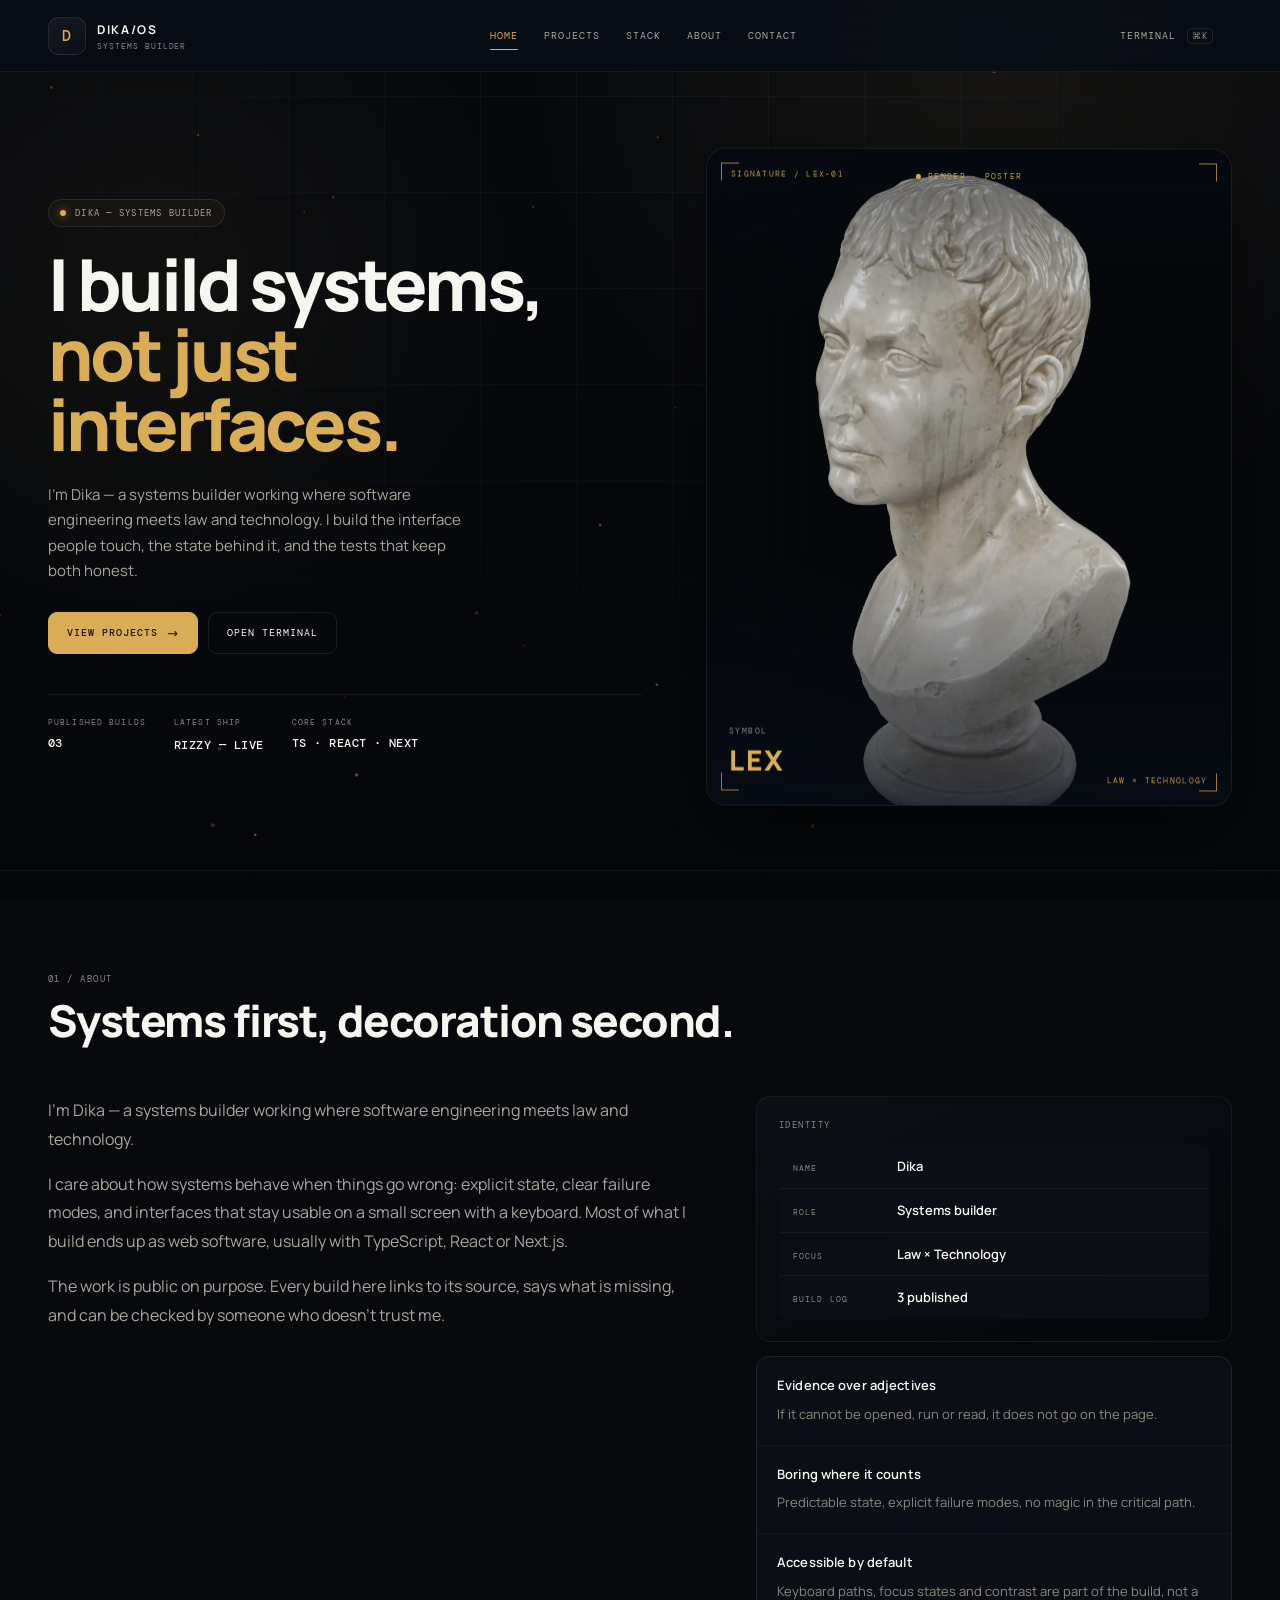
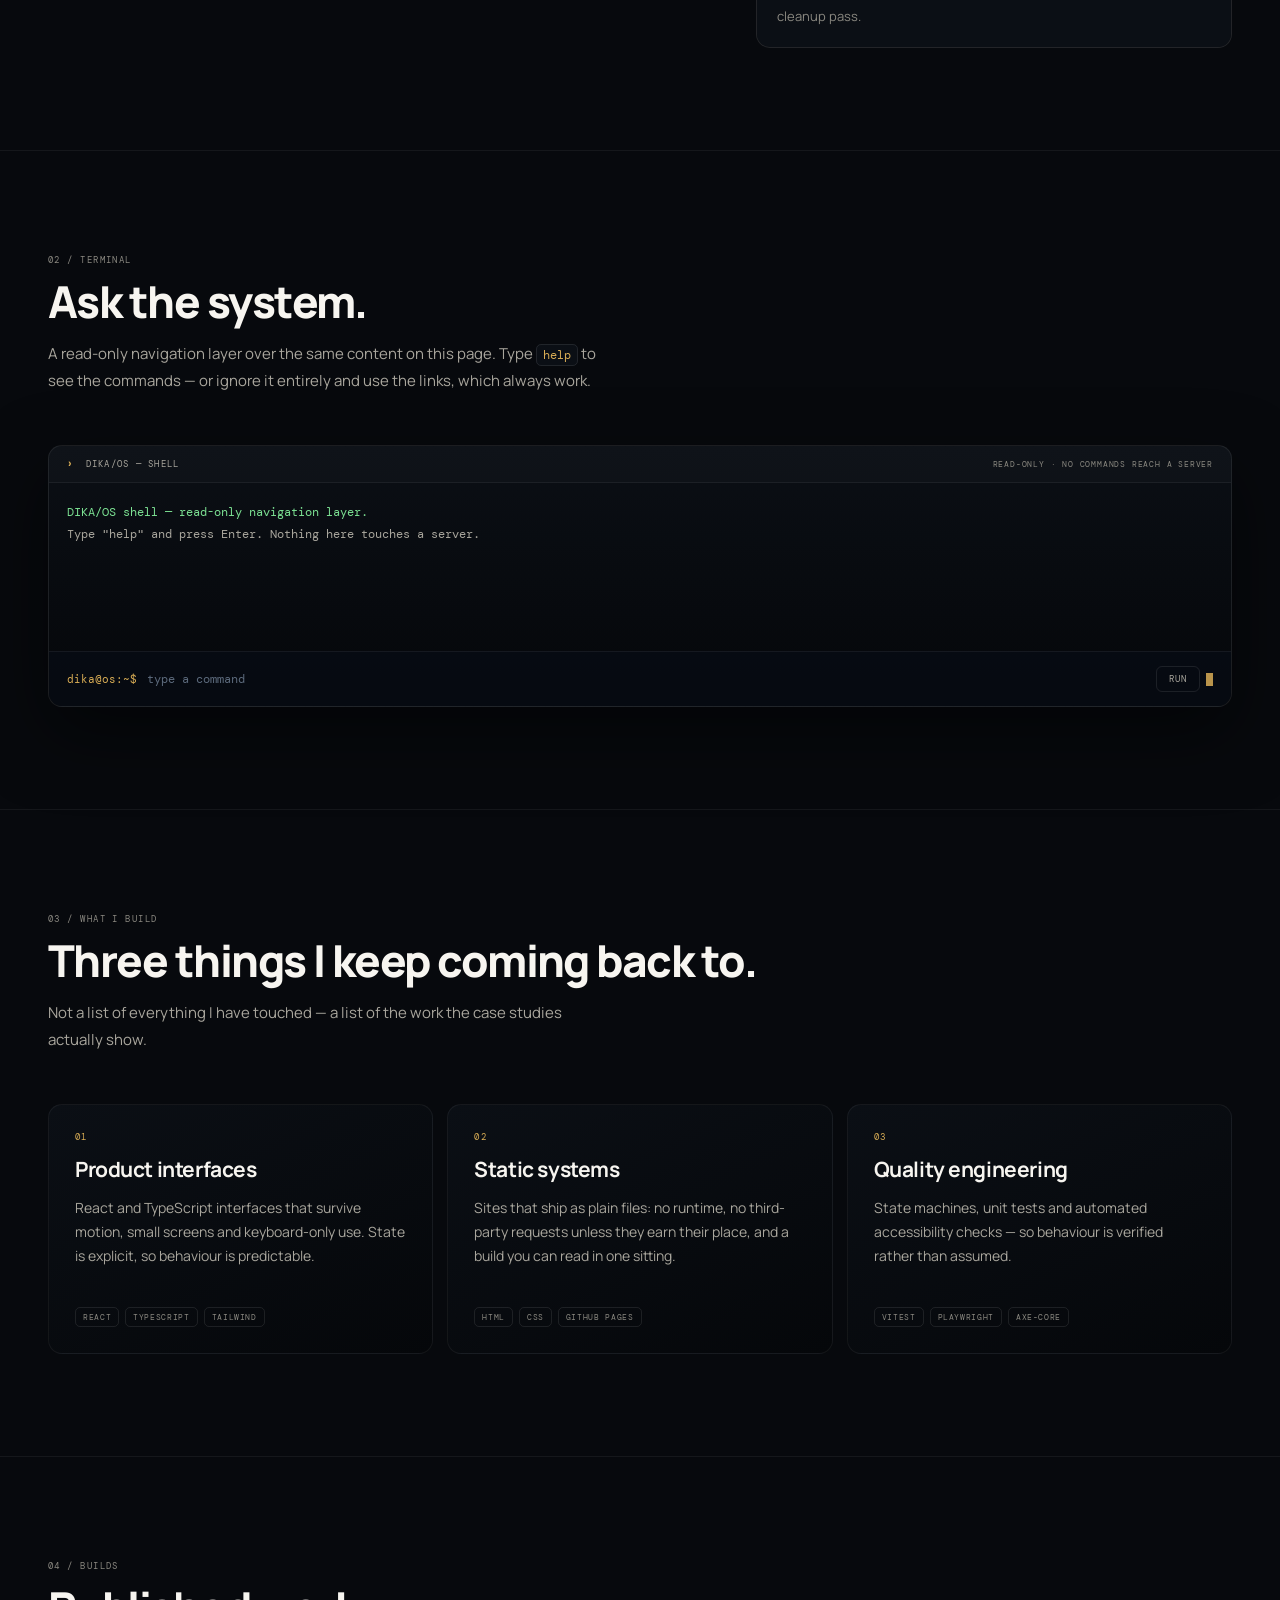
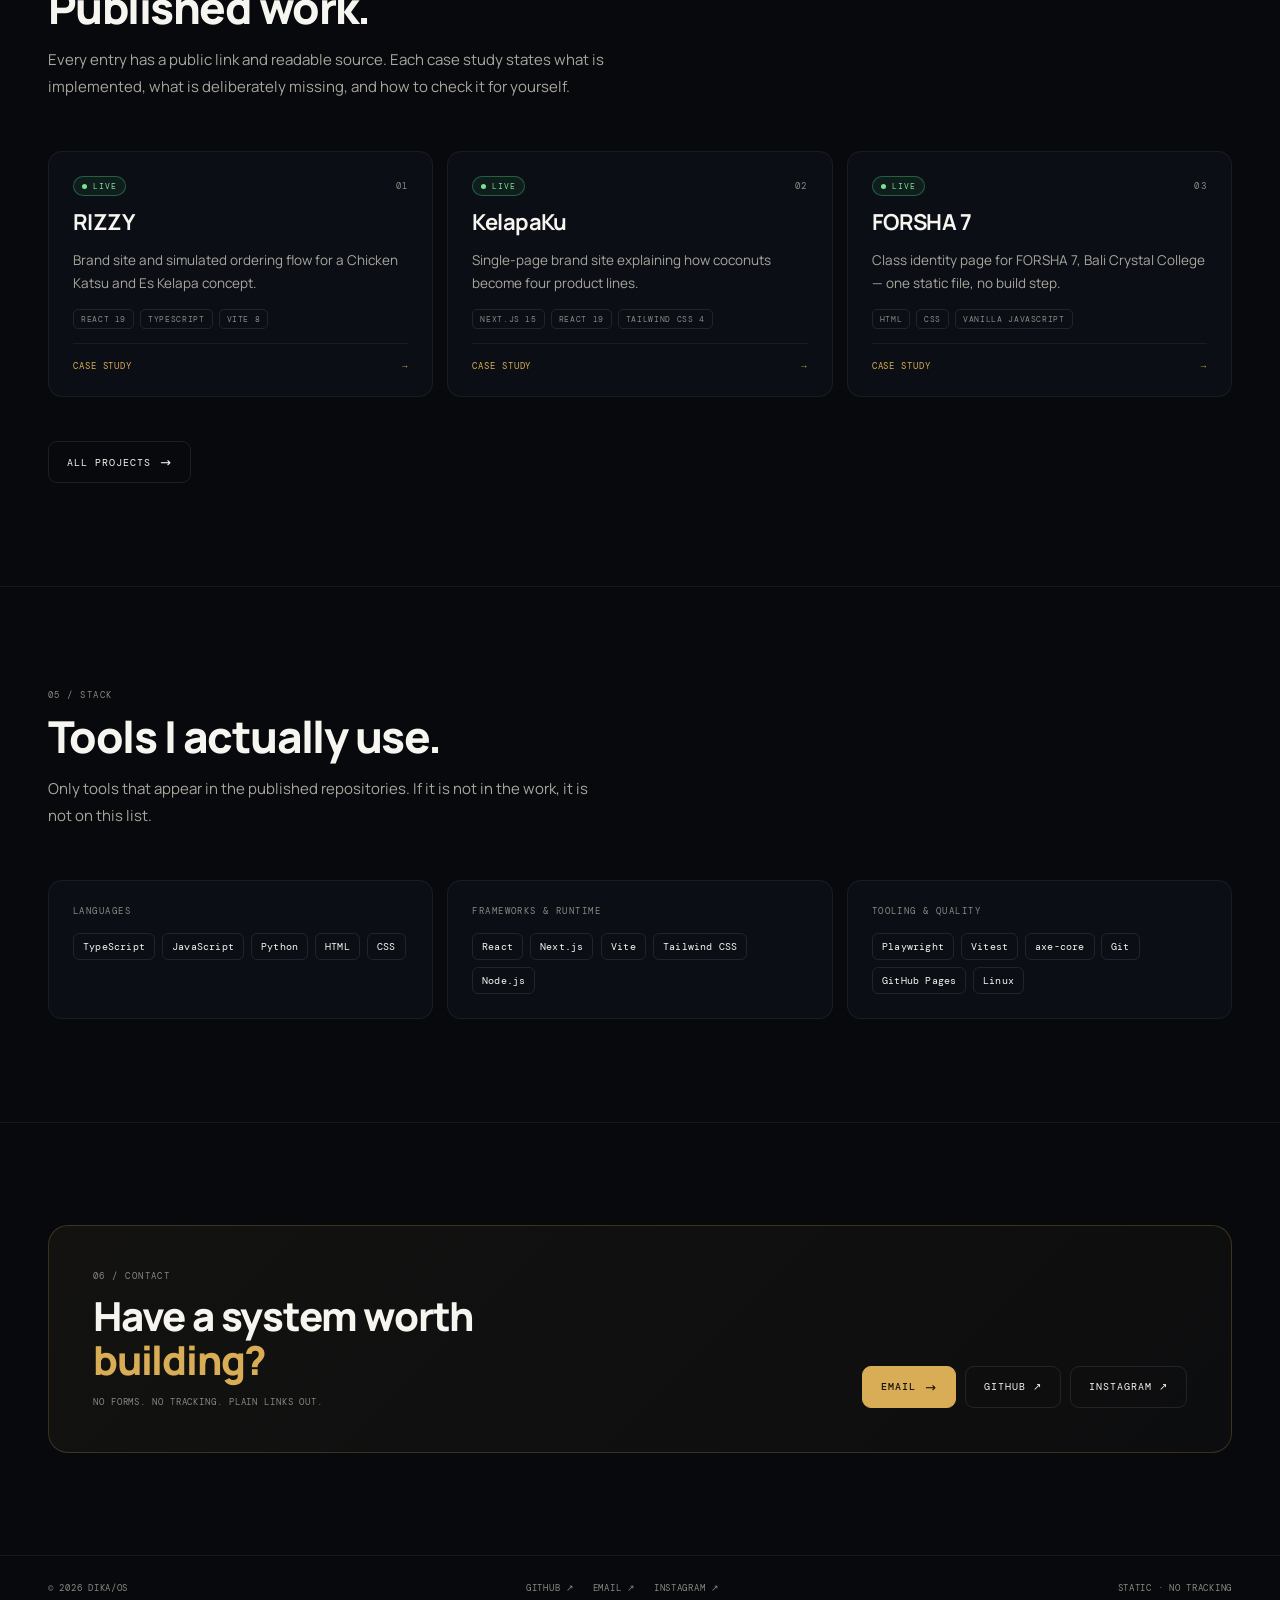
<file: index.html>
<!-- generated by build.mjs — edit src/ or content/projects.json, not this file -->
<!DOCTYPE html>
<html lang="en">
<head>
<meta charset="utf-8">
<meta name="viewport" content="width=device-width,initial-scale=1,viewport-fit=cover">
<title>DIKA/OS — I build systems, not just interfaces</title>
<meta name="description" content="Dika — systems builder. Software engineering, static systems and quality engineering, with case studies that show public evidence for every claim.">
<link rel="canonical" href="https://dikapersonal.my.id/">
<meta name="theme-color" content="#080D16">
<meta property="og:type" content="website">
<meta property="og:site_name" content="DIKA/OS">
<meta property="og:title" content="DIKA/OS — I build systems, not just interfaces">
<meta property="og:description" content="Dika — systems builder. Software engineering, static systems and quality engineering, with case studies that show public evidence for every claim.">
<meta property="og:url" content="https://dikapersonal.my.id/">
<meta property="og:image" content="https://dikapersonal.my.id/assets/og.jpg">
<meta property="og:image:width" content="1200">
<meta property="og:image:height" content="630">
<meta name="twitter:card" content="summary_large_image">
<meta name="twitter:title" content="DIKA/OS — I build systems, not just interfaces">
<meta name="twitter:description" content="Dika — systems builder. Software engineering, static systems and quality engineering, with case studies that show public evidence for every claim.">
<meta name="twitter:image" content="https://dikapersonal.my.id/assets/og.jpg">
<link rel="icon" href="/assets/favicon.svg" type="image/svg+xml">
<link rel="preload" href="/assets/fonts/manrope-latin-variable.woff2" as="font" type="font/woff2" crossorigin>
<link rel="stylesheet" href="/css/tokens.css">
<link rel="stylesheet" href="/css/style.css">
<link rel="stylesheet" href="/css/nav.css">
<link rel="stylesheet" href="/css/motion.css">
<link rel="stylesheet" href="/css/view-transitions.css">
<script>document.documentElement.classList.add("js");</script>
<script src="/js/viewer.js" defer></script>
</head>
<body>
<div class="scroll-progress" aria-hidden="true"></div>
<div class="page-glow" aria-hidden="true"></div>
<a class="skip" href="#main">Skip to content</a>
<header class="header">
  <div class="container header-row">
    <a class="brand" href="/">
      <span class="brand-mark" aria-hidden="true">D</span>
      <span class="brand-text"><b>DIKA/OS</b><small>SYSTEMS BUILDER</small></span>
    </a>
    <nav class="nav" id="siteNav" aria-label="Primary navigation">
        <a href="/" aria-current="page">HOME</a>
        <a href="/projects/">PROJECTS</a>
        <a href="/#stack">STACK</a>
        <a href="/#about">ABOUT</a>
        <a href="/#contact">CONTACT</a>
    </nav>
    <a class="btn ghost header-cta" href="/#terminal">TERMINAL <kbd>⌘K</kbd></a>
    <button class="nav-toggle" id="navToggle" type="button" aria-label="Open menu" aria-expanded="false" aria-controls="siteNav">
      <span></span><span></span><span></span>
    </button>
  </div>
</header>
<main id="main">
    <section class="hero" id="home">
      <canvas class="hero-dust" aria-hidden="true"></canvas>
      <div class="container hero-layout">
        <div class="hero-copy">
          <p class="eyebrow"><span class="dot" aria-hidden="true"></span> DIKA — SYSTEMS BUILDER</p>

          <h1>
            <span class="line">I build systems,</span>
            <span class="line line--accent">not just interfaces.</span>
          </h1>

          <p class="hero-lede">
            I'm Dika — a systems builder working where software engineering meets law and technology.
            I build the interface people touch, the state behind it, and the tests that keep both
            honest.
          </p>

          <div class="hero-actions">
            <a class="btn primary" href="/projects/">VIEW PROJECTS <span class="arrow" aria-hidden="true">→</span></a>
            <a class="btn" href="#terminal">OPEN TERMINAL</a>
          </div>

          <div class="hero-meta">
            <div><span>PUBLISHED BUILDS</span><strong>03</strong></div>
            <div><span>LATEST SHIP</span><a href="/projects/rizzy/"><strong>RIZZY — Live</strong></a></div>
            <div><span>CORE STACK</span><strong>TS · REACT · NEXT</strong></div>
          </div>
        </div>

        <div class="hero-art" data-pointer-glow data-render="poster">
          <img
            class="hero-poster"
            src="/assets/lex-01-poster.webp"
            alt="Classical marble bust standing on a round plinth — the DIKA/OS signature."
            width="960"
            height="1200"
            fetchpriority="high"
            decoding="async"
          >
          <model-viewer
            class="hero-model"
            src="/assets/3d/lex-01.glb"
            poster="/assets/lex-01-poster.webp"
            alt="Classical marble bust standing on a round plinth — the DIKA/OS signature, shown in 3D."
            camera-controls
            touch-action="pan-y"
            camera-orbit="24deg 76deg 1.05m"
            camera-target="0m 0.27m 0m"
            min-field-of-view="24deg"
            max-field-of-view="46deg"
            exposure="1.06"
            tone-mapping="aces"
            shadow-intensity="0.4"
            interpolation-decay="90"
            environment-image="neutral"
            interaction-prompt="none"
            loading="lazy"
            reveal="auto"
          ></model-viewer>
          <span class="art-scan" aria-hidden="true"></span>
          <div class="art-scrim" aria-hidden="true"></div>
          <span class="frame-corner frame-tl" aria-hidden="true"></span>
          <span class="frame-corner frame-tr" aria-hidden="true"></span>
          <span class="frame-corner frame-bl" aria-hidden="true"></span>
          <span class="frame-corner frame-br" aria-hidden="true"></span>
          <span class="art-label art-label--tl">SIGNATURE / LEX-01</span>
          <span class="art-label art-label--br">LAW × TECHNOLOGY</span>
          <div class="art-caption">
            <span>SYMBOL</span>
            <strong>LEX</strong>
          </div>
          <div class="art-probe" aria-hidden="true">
            <span class="art-probe-dot"></span>
            <span class="art-probe-text" data-probe-text>PROBE · ADAPTIVE RENDER</span>
          </div>
        </div>
      </div>
    </section>

    <section class="section" id="about">
      <div class="container">
        <div class="section-head reveal">
          <span class="section-id">01 / ABOUT</span>
          <h2 class="scramble">Systems first, decoration second.</h2>
        </div>

        <div class="about-grid">
          <div class="about-copy reveal">
<p>I&#39;m Dika — a systems builder working where software engineering meets law and technology.</p>
            <p>I care about how systems behave when things go wrong: explicit state, clear failure modes, and interfaces that stay usable on a small screen with a keyboard. Most of what I build ends up as web software, usually with TypeScript, React or Next.js.</p>
            <p>The work is public on purpose. Every build here links to its source, says what is missing, and can be checked by someone who doesn&#39;t trust me.</p>
          </div>

          <div class="about-side">
            <aside class="identity-card reveal" data-motion="right" aria-label="Identity">
              <span class="identity-label">IDENTITY</span>
              <dl class="identity-rows">
                <div><dt>NAME</dt><dd>Dika</dd></div>
                <div><dt>ROLE</dt><dd>Systems builder</dd></div>
                <div><dt>FOCUS</dt><dd>Law × Technology</dd></div>
                <div><dt>BUILD LOG</dt><dd>3 published</dd></div>
              </dl>
            </aside>

            <ul class="principles reveal" data-motion="right">
              <li>
                <b>Evidence over adjectives</b>
                <span>If it cannot be opened, run or read, it does not go on the page.</span>
              </li>
              <li>
                <b>Boring where it counts</b>
                <span>Predictable state, explicit failure modes, no magic in the critical path.</span>
              </li>
              <li>
                <b>Accessible by default</b>
                <span>Keyboard paths, focus states and contrast are part of the build, not a cleanup pass.</span>
              </li>
            </ul>
          </div>
        </div>
      </div>
    </section>

    <section class="section" id="terminal">
      <div class="container">
        <div class="section-head reveal">
          <span class="section-id">02 / TERMINAL</span>
          <h2 class="scramble">Ask the system.</h2>
          <p>
            A read-only navigation layer over the same content on this page. Type <code>help</code> to see
            the commands — or ignore it entirely and use the links, which always work.
          </p>
        </div>

        <div class="console reveal" data-terminal>
          <div class="console-bar">
            <span class="console-title"><b aria-hidden="true">›</b> DIKA/OS — SHELL</span>
            <span class="console-hint">read-only · no commands reach a server</span>
          </div>

          <div class="console-log" data-term-log role="log" aria-live="polite" aria-label="Terminal output"></div>

          <form class="console-form" data-term-form autocomplete="off">
            <label class="sr-only" for="term-input">Terminal command</label>
            <span class="console-prompt" aria-hidden="true">dika@os:~$</span>
            <input
              class="console-input"
              id="term-input"
              data-term-input
              type="text"
              name="command"
              placeholder="type a command"
              autocomplete="off"
              autocapitalize="off"
              autocorrect="off"
              spellcheck="false"
            >
            <button class="console-run" type="submit">RUN</button>
          </form>
        </div>
      </div>
    </section>

    <section class="section" id="build">
      <div class="container">
        <div class="section-head reveal">
          <span class="section-id">03 / WHAT I BUILD</span>
          <h2 class="scramble">Three things I keep coming back to.</h2>
          <p>
            Not a list of everything I have touched — a list of the work the case studies actually show.
          </p>
        </div>

        <div class="cap-grid">
          <article class="cap-card reveal" data-motion="left">
            <span class="cap-index">01</span>
            <h3>Product interfaces</h3>
            <p>
              React and TypeScript interfaces that survive motion, small screens and keyboard-only use.
              State is explicit, so behaviour is predictable.
            </p>
            <div class="cap-tags"><span>React</span><span>TypeScript</span><span>Tailwind</span></div>
          </article>

          <article class="cap-card reveal">
            <span class="cap-index">02</span>
            <h3>Static systems</h3>
            <p>
              Sites that ship as plain files: no runtime, no third-party requests unless they earn their
              place, and a build you can read in one sitting.
            </p>
            <div class="cap-tags"><span>HTML</span><span>CSS</span><span>GitHub Pages</span></div>
          </article>

          <article class="cap-card reveal" data-motion="right">
            <span class="cap-index">03</span>
            <h3>Quality engineering</h3>
            <p>
              State machines, unit tests and automated accessibility checks — so behaviour is verified
              rather than assumed.
            </p>
            <div class="cap-tags"><span>Vitest</span><span>Playwright</span><span>axe-core</span></div>
          </article>
        </div>
      </div>
    </section>

    <section class="section" id="projects">
      <div class="container">
        <div class="section-head reveal">
          <span class="section-id">04 / BUILDS</span>
          <h2 class="scramble">Published work.</h2>
          <p>
            Every entry has a public link and readable source. Each case study states what is implemented,
            what is deliberately missing, and how to check it for yourself.
          </p>
        </div>

        <div class="project-grid">
      <article class="project-card reveal">
        <div class="project-top">
          <span class="status-chip" data-status="live">Live</span>
          <span class="project-index">01</span>
        </div>
        <h3 data-vt="rizzy"><a class="glitch" data-text="RIZZY" href="/projects/rizzy/">RIZZY</a></h3>
        <p>Brand site and simulated ordering flow for a Chicken Katsu and Es Kelapa concept.</p>
        <div class="project-tags"><span class="tag">React 19</span><span class="tag">TypeScript</span><span class="tag">Vite 8</span></div>
        <div class="project-foot"><span class="go">CASE STUDY</span><span class="go" aria-hidden="true">→</span></div>
      </article>
      <article class="project-card reveal">
        <div class="project-top">
          <span class="status-chip" data-status="live">Live</span>
          <span class="project-index">02</span>
        </div>
        <h3 data-vt="kelapaku"><a class="glitch" data-text="KelapaKu" href="/projects/kelapaku/">KelapaKu</a></h3>
        <p>Single-page brand site explaining how coconuts become four product lines.</p>
        <div class="project-tags"><span class="tag">Next.js 15</span><span class="tag">React 19</span><span class="tag">Tailwind CSS 4</span></div>
        <div class="project-foot"><span class="go">CASE STUDY</span><span class="go" aria-hidden="true">→</span></div>
      </article>
      <article class="project-card reveal">
        <div class="project-top">
          <span class="status-chip" data-status="live">Live</span>
          <span class="project-index">03</span>
        </div>
        <h3 data-vt="forsha-7"><a class="glitch" data-text="FORSHA 7" href="/projects/forsha-7/">FORSHA 7</a></h3>
        <p>Class identity page for FORSHA 7, Bali Crystal College — one static file, no build step.</p>
        <div class="project-tags"><span class="tag">HTML</span><span class="tag">CSS</span><span class="tag">Vanilla JavaScript</span></div>
        <div class="project-foot"><span class="go">CASE STUDY</span><span class="go" aria-hidden="true">→</span></div>
      </article>
        </div>

        <div class="cs-next">
          <a class="btn" href="/projects/">ALL PROJECTS <span class="arrow" aria-hidden="true">→</span></a>
        </div>
      </div>
    </section>

    <section class="section" id="stack">
      <div class="container">
        <div class="section-head reveal">
          <span class="section-id">05 / STACK</span>
          <h2 class="scramble">Tools I actually use.</h2>
          <p>
            Only tools that appear in the published repositories. If it is not in the work, it is not on
            this list.
          </p>
        </div>

        <div class="stack-grid">
    <div class="stack-group reveal">
        <h3>Languages</h3>
        <ul class="stack-list">
          <li>TypeScript</li>
          <li>JavaScript</li>
          <li>Python</li>
          <li>HTML</li>
          <li>CSS</li>
        </ul>
      </div>
    <div class="stack-group reveal">
        <h3>Frameworks &amp; runtime</h3>
        <ul class="stack-list">
          <li>React</li>
          <li>Next.js</li>
          <li>Vite</li>
          <li>Tailwind CSS</li>
          <li>Node.js</li>
        </ul>
      </div>
    <div class="stack-group reveal">
        <h3>Tooling &amp; quality</h3>
        <ul class="stack-list">
          <li>Playwright</li>
          <li>Vitest</li>
          <li>axe-core</li>
          <li>Git</li>
          <li>GitHub Pages</li>
          <li>Linux</li>
        </ul>
      </div>
        </div>
      </div>
    </section>

    <section class="section" id="contact">
      <div class="container">
        <div class="contact-card reveal">
          <div>
            <span class="section-id">06 / CONTACT</span>
            <h2>Have a system worth <em>building?</em></h2>
            <p class="contact-note">No forms. No tracking. Plain links out.</p>
          </div>
          <div class="contact-actions">
            <a class="btn primary" href="mailto:tautauajayang4@gmail.com">EMAIL <span class="arrow" aria-hidden="true">→</span></a>
            <a class="btn" href="https://github.com/forsha7class" target="_blank" rel="noopener noreferrer">GITHUB ↗</a>
            <a class="btn" href="https://instagram.com/kwdkaa" target="_blank" rel="noopener noreferrer">INSTAGRAM ↗</a>
          </div>
        </div>
      </div>
    </section>

<script type="application/json" id="term-data">{"projects":[{"slug":"rizzy","name":"RIZZY","tagline":"Brand site and simulated ordering flow for a Chicken Katsu and Es Kelapa concept.","status":"live"},{"slug":"kelapaku","name":"KelapaKu","tagline":"Single-page brand site explaining how coconuts become four product lines.","status":"live"},{"slug":"forsha-7","name":"FORSHA 7","tagline":"Class identity page for FORSHA 7, Bali Crystal College — one static file, no build step.","status":"live"}],"stack":[{"group":"Languages","items":["TypeScript","JavaScript","Python","HTML","CSS"]},{"group":"Frameworks & runtime","items":["React","Next.js","Vite","Tailwind CSS","Node.js"]},{"group":"Tooling & quality","items":["Playwright","Vitest","axe-core","Git","GitHub Pages","Linux"]}],"site":{"email":"tautauajayang4@gmail.com","github":"https://github.com/forsha7class","instagram":"https://instagram.com/kwdkaa"}}</script>

</main>
<footer class="footer">
  <div class="container footer-row">
    <span>© <span id="year">2026</span> DIKA/OS</span>
    <span class="footer-links"><a href="https://github.com/forsha7class" target="_blank" rel="noopener noreferrer">GITHUB ↗</a><a href="mailto:tautauajayang4@gmail.com">EMAIL ↗</a><a href="https://instagram.com/kwdkaa" target="_blank" rel="noopener noreferrer">INSTAGRAM ↗</a></span>
    <span>STATIC · NO TRACKING</span>
  </div>
</footer>
<script src="/js/app.js" defer></script>
<script src="/js/motion.js" defer></script>
<script src="/js/terminal.js" defer></script>
</body>
</html>
</file>
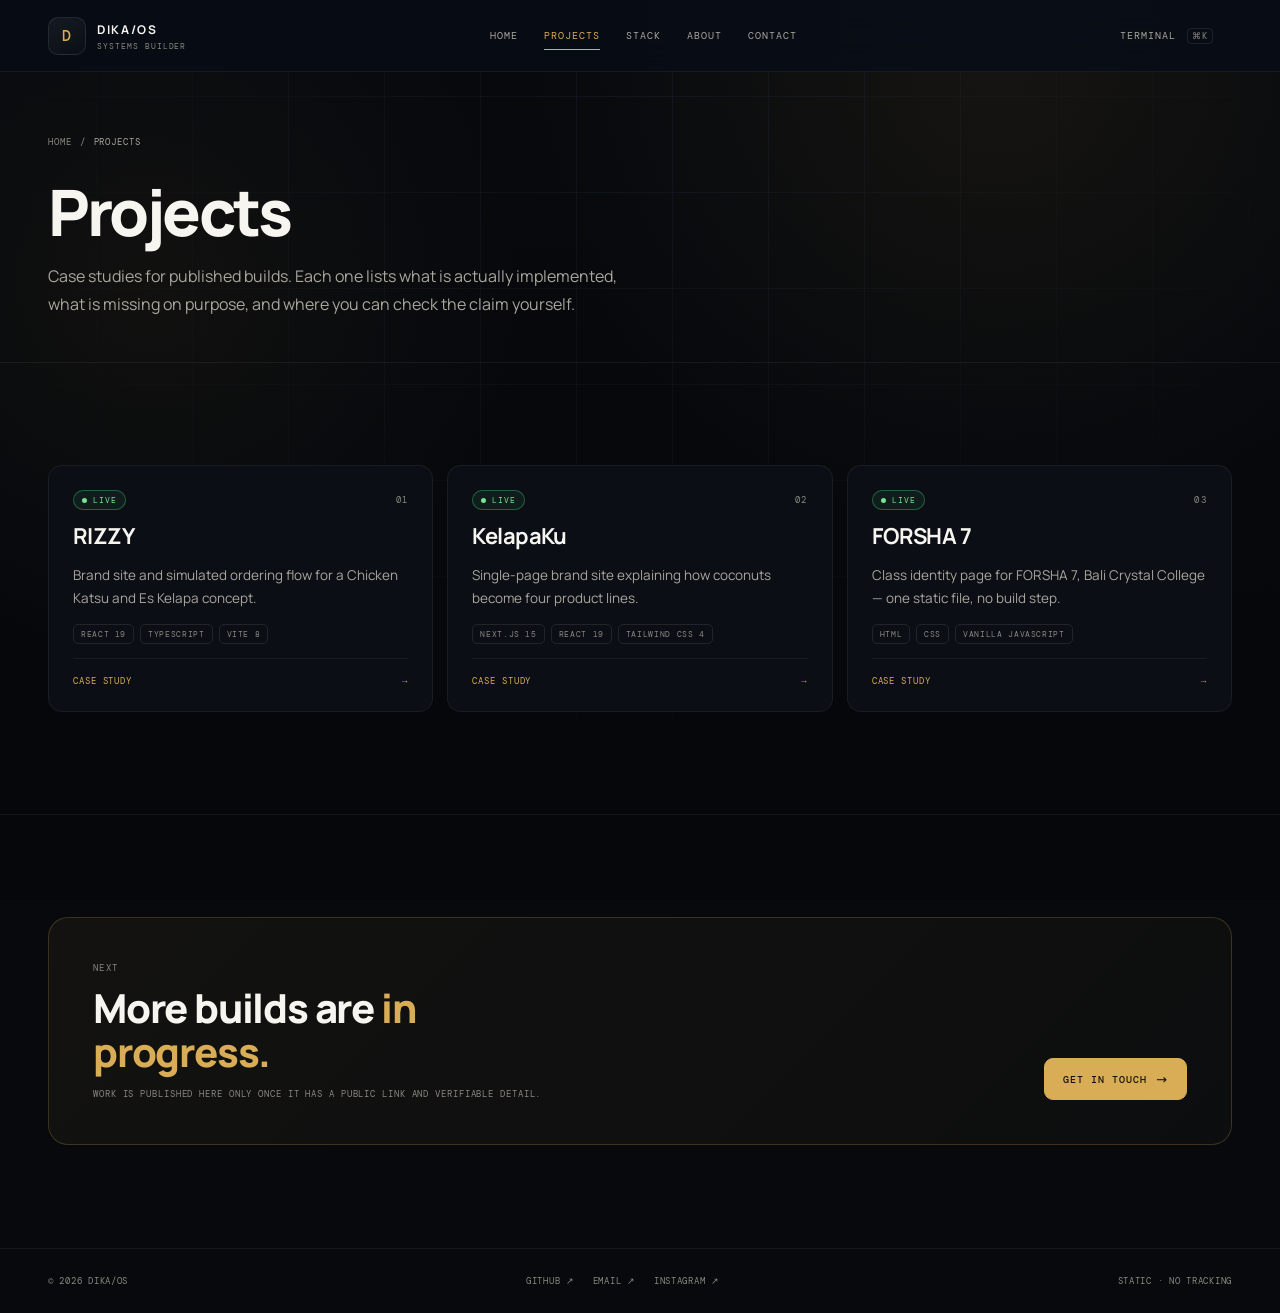
<file: projects/index.html>
<!-- generated by build.mjs — edit src/ or content/projects.json, not this file -->
<!DOCTYPE html>
<html lang="en">
<head>
<meta charset="utf-8">
<meta name="viewport" content="width=device-width,initial-scale=1,viewport-fit=cover">
<title>Projects — DIKA/OS</title>
<meta name="description" content="Case studies for every published build: what is implemented, what is not, and how to verify it.">
<link rel="canonical" href="https://dikapersonal.my.id/projects/">
<meta name="theme-color" content="#080D16">
<meta property="og:type" content="website">
<meta property="og:site_name" content="DIKA/OS">
<meta property="og:title" content="Projects — DIKA/OS">
<meta property="og:description" content="Case studies for every published build: what is implemented, what is not, and how to verify it.">
<meta property="og:url" content="https://dikapersonal.my.id/projects/">
<meta property="og:image" content="https://dikapersonal.my.id/assets/og.jpg">
<meta property="og:image:width" content="1200">
<meta property="og:image:height" content="630">
<meta name="twitter:card" content="summary_large_image">
<meta name="twitter:title" content="Projects — DIKA/OS">
<meta name="twitter:description" content="Case studies for every published build: what is implemented, what is not, and how to verify it.">
<meta name="twitter:image" content="https://dikapersonal.my.id/assets/og.jpg">
<link rel="icon" href="/assets/favicon.svg" type="image/svg+xml">
<link rel="preload" href="/assets/fonts/manrope-latin-variable.woff2" as="font" type="font/woff2" crossorigin>
<link rel="stylesheet" href="/css/tokens.css">
<link rel="stylesheet" href="/css/style.css">
<link rel="stylesheet" href="/css/nav.css">
<link rel="stylesheet" href="/css/motion.css">
<link rel="stylesheet" href="/css/view-transitions.css">
<script>document.documentElement.classList.add("js");</script>

</head>
<body>
<div class="scroll-progress" aria-hidden="true"></div>
<div class="page-glow" aria-hidden="true"></div>
<a class="skip" href="#main">Skip to content</a>
<header class="header">
  <div class="container header-row">
    <a class="brand" href="/">
      <span class="brand-mark" aria-hidden="true">D</span>
      <span class="brand-text"><b>DIKA/OS</b><small>SYSTEMS BUILDER</small></span>
    </a>
    <nav class="nav" id="siteNav" aria-label="Primary navigation">
        <a href="/">HOME</a>
        <a href="/projects/" aria-current="page">PROJECTS</a>
        <a href="/#stack">STACK</a>
        <a href="/#about">ABOUT</a>
        <a href="/#contact">CONTACT</a>
    </nav>
    <a class="btn ghost header-cta" href="/#terminal">TERMINAL <kbd>⌘K</kbd></a>
    <button class="nav-toggle" id="navToggle" type="button" aria-label="Open menu" aria-expanded="false" aria-controls="siteNav">
      <span></span><span></span><span></span>
    </button>
  </div>
</header>
<main id="main">
    <div class="index-hero">
      <div class="container">
        <nav class="breadcrumb" aria-label="Breadcrumb">
          <a href="/">Home</a><span aria-hidden="true">/</span>
          <span aria-current="page">Projects</span>
        </nav>
        <h1>Projects</h1>
        <p>
          Case studies for published builds. Each one lists what is actually implemented, what is missing
          on purpose, and where you can check the claim yourself.
        </p>
      </div>
    </div>

    <section class="section">
      <div class="container">
        <h2 class="sr-only">Published builds</h2>
        <div class="project-grid">
      <article class="project-card reveal">
        <div class="project-top">
          <span class="status-chip" data-status="live">Live</span>
          <span class="project-index">01</span>
        </div>
        <h3 data-vt="rizzy"><a class="glitch" data-text="RIZZY" href="/projects/rizzy/">RIZZY</a></h3>
        <p>Brand site and simulated ordering flow for a Chicken Katsu and Es Kelapa concept.</p>
        <div class="project-tags"><span class="tag">React 19</span><span class="tag">TypeScript</span><span class="tag">Vite 8</span></div>
        <div class="project-foot"><span class="go">CASE STUDY</span><span class="go" aria-hidden="true">→</span></div>
      </article>
      <article class="project-card reveal">
        <div class="project-top">
          <span class="status-chip" data-status="live">Live</span>
          <span class="project-index">02</span>
        </div>
        <h3 data-vt="kelapaku"><a class="glitch" data-text="KelapaKu" href="/projects/kelapaku/">KelapaKu</a></h3>
        <p>Single-page brand site explaining how coconuts become four product lines.</p>
        <div class="project-tags"><span class="tag">Next.js 15</span><span class="tag">React 19</span><span class="tag">Tailwind CSS 4</span></div>
        <div class="project-foot"><span class="go">CASE STUDY</span><span class="go" aria-hidden="true">→</span></div>
      </article>
      <article class="project-card reveal">
        <div class="project-top">
          <span class="status-chip" data-status="live">Live</span>
          <span class="project-index">03</span>
        </div>
        <h3 data-vt="forsha-7"><a class="glitch" data-text="FORSHA 7" href="/projects/forsha-7/">FORSHA 7</a></h3>
        <p>Class identity page for FORSHA 7, Bali Crystal College — one static file, no build step.</p>
        <div class="project-tags"><span class="tag">HTML</span><span class="tag">CSS</span><span class="tag">Vanilla JavaScript</span></div>
        <div class="project-foot"><span class="go">CASE STUDY</span><span class="go" aria-hidden="true">→</span></div>
      </article>
        </div>
      </div>
    </section>

    <section class="section">
      <div class="container">
        <div class="contact-card reveal">
          <div>
            <span class="section-id">NEXT</span>
            <h2>More builds are <em>in progress.</em></h2>
            <p class="contact-note">
              Work is published here only once it has a public link and verifiable detail.
            </p>
          </div>
          <div class="contact-actions">
            <a class="btn primary" href="/#contact">GET IN TOUCH <span class="arrow" aria-hidden="true">→</span></a>
          </div>
        </div>
      </div>
    </section>

</main>
<footer class="footer">
  <div class="container footer-row">
    <span>© <span id="year">2026</span> DIKA/OS</span>
    <span class="footer-links"><a href="https://github.com/forsha7class" target="_blank" rel="noopener noreferrer">GITHUB ↗</a><a href="mailto:tautauajayang4@gmail.com">EMAIL ↗</a><a href="https://instagram.com/kwdkaa" target="_blank" rel="noopener noreferrer">INSTAGRAM ↗</a></span>
    <span>STATIC · NO TRACKING</span>
  </div>
</footer>
<script src="/js/app.js" defer></script>
<script src="/js/motion.js" defer></script>
<script src="/js/terminal.js" defer></script>
</body>
</html>
</file>
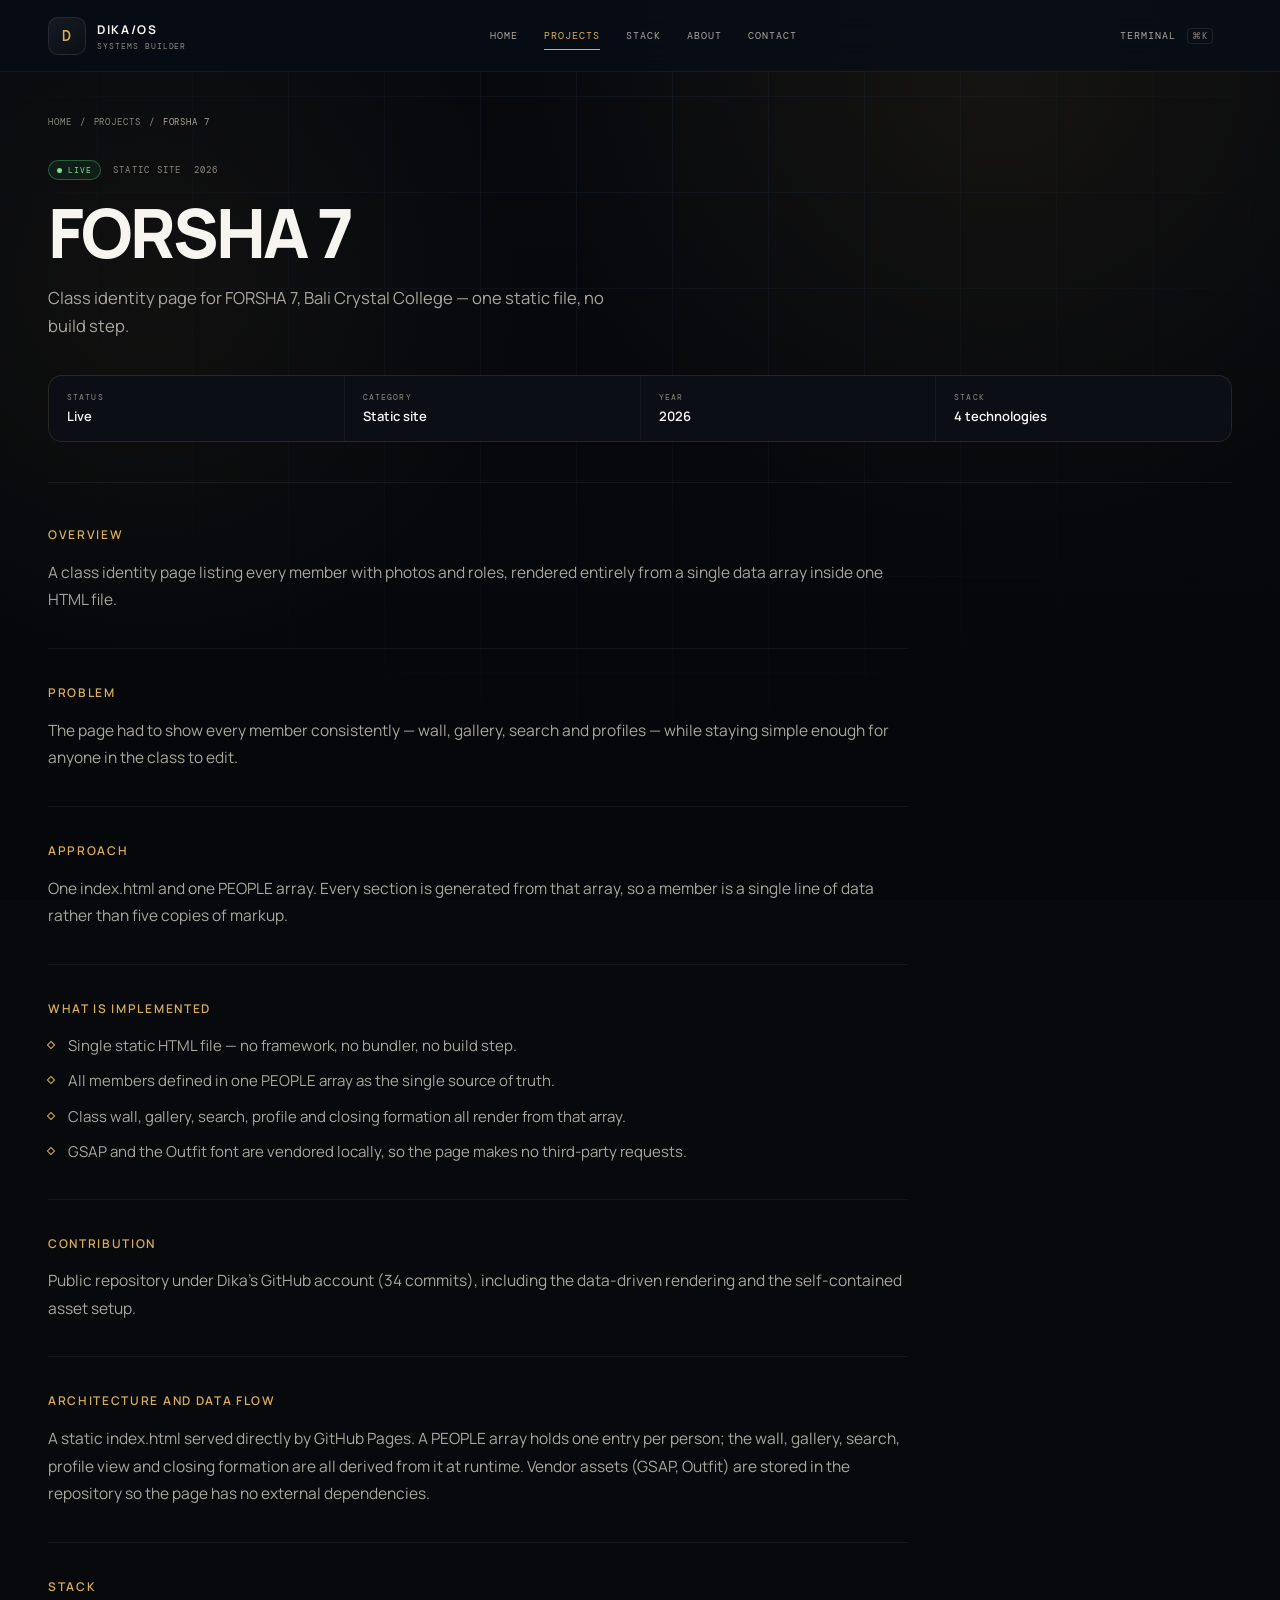
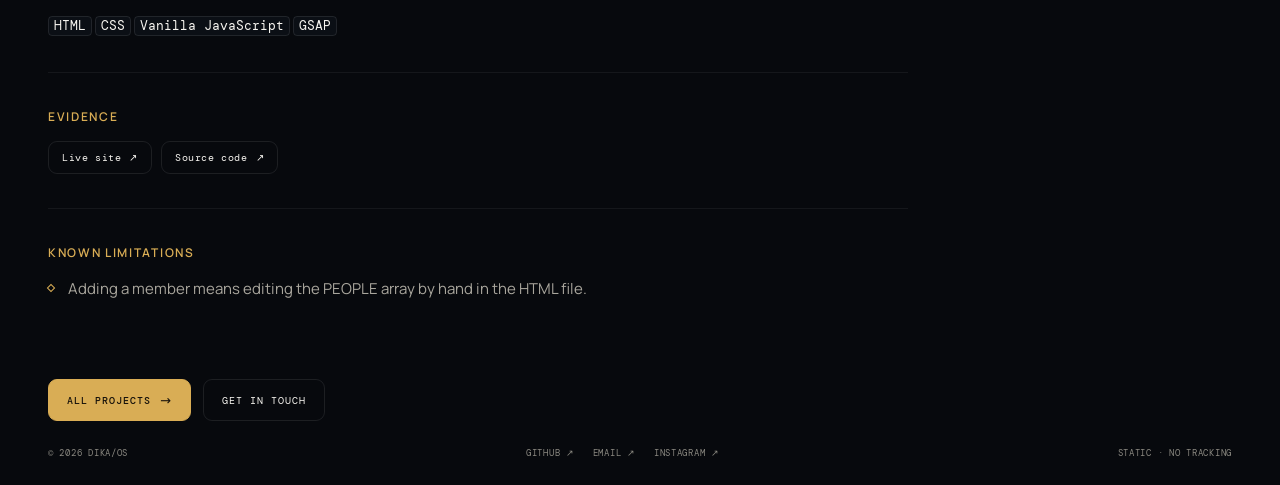
<file: projects/forsha-7/index.html>
<!-- generated by build.mjs — edit src/ or content/projects.json, not this file -->
<!DOCTYPE html>
<html lang="en">
<head>
<meta charset="utf-8">
<meta name="viewport" content="width=device-width,initial-scale=1,viewport-fit=cover">
<title>FORSHA 7 — DIKA/OS</title>
<meta name="description" content="Class identity page for FORSHA 7, Bali Crystal College — one static file, no build step.">
<link rel="canonical" href="https://dikapersonal.my.id/projects/forsha-7/">
<meta name="theme-color" content="#080D16">
<meta property="og:type" content="article">
<meta property="og:site_name" content="DIKA/OS">
<meta property="og:title" content="FORSHA 7 — DIKA/OS">
<meta property="og:description" content="Class identity page for FORSHA 7, Bali Crystal College — one static file, no build step.">
<meta property="og:url" content="https://dikapersonal.my.id/projects/forsha-7/">
<meta property="og:image" content="https://dikapersonal.my.id/assets/og.jpg">
<meta property="og:image:width" content="1200">
<meta property="og:image:height" content="630">
<meta name="twitter:card" content="summary_large_image">
<meta name="twitter:title" content="FORSHA 7 — DIKA/OS">
<meta name="twitter:description" content="Class identity page for FORSHA 7, Bali Crystal College — one static file, no build step.">
<meta name="twitter:image" content="https://dikapersonal.my.id/assets/og.jpg">
<link rel="icon" href="/assets/favicon.svg" type="image/svg+xml">
<link rel="preload" href="/assets/fonts/manrope-latin-variable.woff2" as="font" type="font/woff2" crossorigin>
<link rel="stylesheet" href="/css/tokens.css">
<link rel="stylesheet" href="/css/style.css">
<link rel="stylesheet" href="/css/nav.css">
<link rel="stylesheet" href="/css/motion.css">
<link rel="stylesheet" href="/css/view-transitions.css">
<script>document.documentElement.classList.add("js");</script>

</head>
<body>
<div class="scroll-progress" aria-hidden="true"></div>
<div class="page-glow" aria-hidden="true"></div>
<a class="skip" href="#main">Skip to content</a>
<header class="header">
  <div class="container header-row">
    <a class="brand" href="/">
      <span class="brand-mark" aria-hidden="true">D</span>
      <span class="brand-text"><b>DIKA/OS</b><small>SYSTEMS BUILDER</small></span>
    </a>
    <nav class="nav" id="siteNav" aria-label="Primary navigation">
        <a href="/">HOME</a>
        <a href="/projects/" aria-current="page">PROJECTS</a>
        <a href="/#stack">STACK</a>
        <a href="/#about">ABOUT</a>
        <a href="/#contact">CONTACT</a>
    </nav>
    <a class="btn ghost header-cta" href="/#terminal">TERMINAL <kbd>⌘K</kbd></a>
    <button class="nav-toggle" id="navToggle" type="button" aria-label="Open menu" aria-expanded="false" aria-controls="siteNav">
      <span></span><span></span><span></span>
    </button>
  </div>
</header>
<main id="main">
<div class="container">
    <div class="cs">
      <nav class="breadcrumb" aria-label="Breadcrumb">
        <a href="/">Home</a><span aria-hidden="true">/</span>
        <a href="/projects/">Projects</a><span aria-hidden="true">/</span>
        <span aria-current="page">FORSHA 7</span>
      </nav>

      <header class="cs-hero">
        <div class="cs-kicker">
          <span class="status-chip" data-status="live">Live</span>
          <span>Static site</span>
          <span>2026</span>
        </div>
        <h1 data-vt="forsha-7">FORSHA 7</h1>
        <p class="cs-lede">Class identity page for FORSHA 7, Bali Crystal College — one static file, no build step.</p>
        <ul class="cs-facts">
          <li><span>Status</span><strong>Live</strong></li>
          <li><span>Category</span><strong>Static site</strong></li>
          <li><span>Year</span><strong>2026</strong></li>
          <li><span>Stack</span><strong>4 technologies</strong></li>
        </ul>
      </header>

      <div class="cs-body">
      <section class="cs-section">
        <h2>Overview</h2>
        <p>A class identity page listing every member with photos and roles, rendered entirely from a single data array inside one HTML file.</p>
      </section>
      <section class="cs-section">
        <h2>Problem</h2>
        <p>The page had to show every member consistently — wall, gallery, search and profiles — while staying simple enough for anyone in the class to edit.</p>
      </section>
      <section class="cs-section">
        <h2>Approach</h2>
        <p>One index.html and one PEOPLE array. Every section is generated from that array, so a member is a single line of data rather than five copies of markup.</p>
      </section>
      <section class="cs-section">
        <h2>What is implemented</h2>
        <ul>
        <li>Single static HTML file — no framework, no bundler, no build step.</li>
        <li>All members defined in one PEOPLE array as the single source of truth.</li>
        <li>Class wall, gallery, search, profile and closing formation all render from that array.</li>
        <li>GSAP and the Outfit font are vendored locally, so the page makes no third-party requests.</li>
      </ul>
      </section>
      <section class="cs-section">
        <h2>Contribution</h2>
        <p>Public repository under Dika&#39;s GitHub account (34 commits), including the data-driven rendering and the self-contained asset setup.</p>
      </section>
      <section class="cs-section">
        <h2>Architecture and data flow</h2>
        <p>A static index.html served directly by GitHub Pages. A PEOPLE array holds one entry per person; the wall, gallery, search, profile view and closing formation are all derived from it at runtime. Vendor assets (GSAP, Outfit) are stored in the repository so the page has no external dependencies.</p>
      </section>
      <section class="cs-section">
        <h2>Stack</h2>
        <p><code>HTML</code> <code>CSS</code> <code>Vanilla JavaScript</code> <code>GSAP</code></p>
      </section>
      <section class="cs-section">
        <h2>Evidence</h2>
        <div class="evidence-list">
          <a href="https://forsha7class.github.io/FORSHA7/" target="_blank" rel="noopener noreferrer">Live site <span aria-hidden="true">↗</span></a>
          <a href="https://github.com/forsha7class/FORSHA7" target="_blank" rel="noopener noreferrer">Source code <span aria-hidden="true">↗</span></a>
        </div>
      </section>
      <section class="cs-section">
        <h2>Known limitations</h2>
        <ul>
        <li>Adding a member means editing the PEOPLE array by hand in the HTML file.</li>
      </ul>
      </section>
      </div>

      <div class="cs-next">
        <a class="btn primary" href="/projects/">ALL PROJECTS <span class="arrow" aria-hidden="true">→</span></a>
        <a class="btn" href="/#contact">GET IN TOUCH</a>
      </div>
    </div>
  </div>
</main>
<footer class="footer">
  <div class="container footer-row">
    <span>© <span id="year">2026</span> DIKA/OS</span>
    <span class="footer-links"><a href="https://github.com/forsha7class" target="_blank" rel="noopener noreferrer">GITHUB ↗</a><a href="mailto:tautauajayang4@gmail.com">EMAIL ↗</a><a href="https://instagram.com/kwdkaa" target="_blank" rel="noopener noreferrer">INSTAGRAM ↗</a></span>
    <span>STATIC · NO TRACKING</span>
  </div>
</footer>
<script src="/js/app.js" defer></script>
<script src="/js/motion.js" defer></script>
<script src="/js/terminal.js" defer></script>
</body>
</html>
</file>
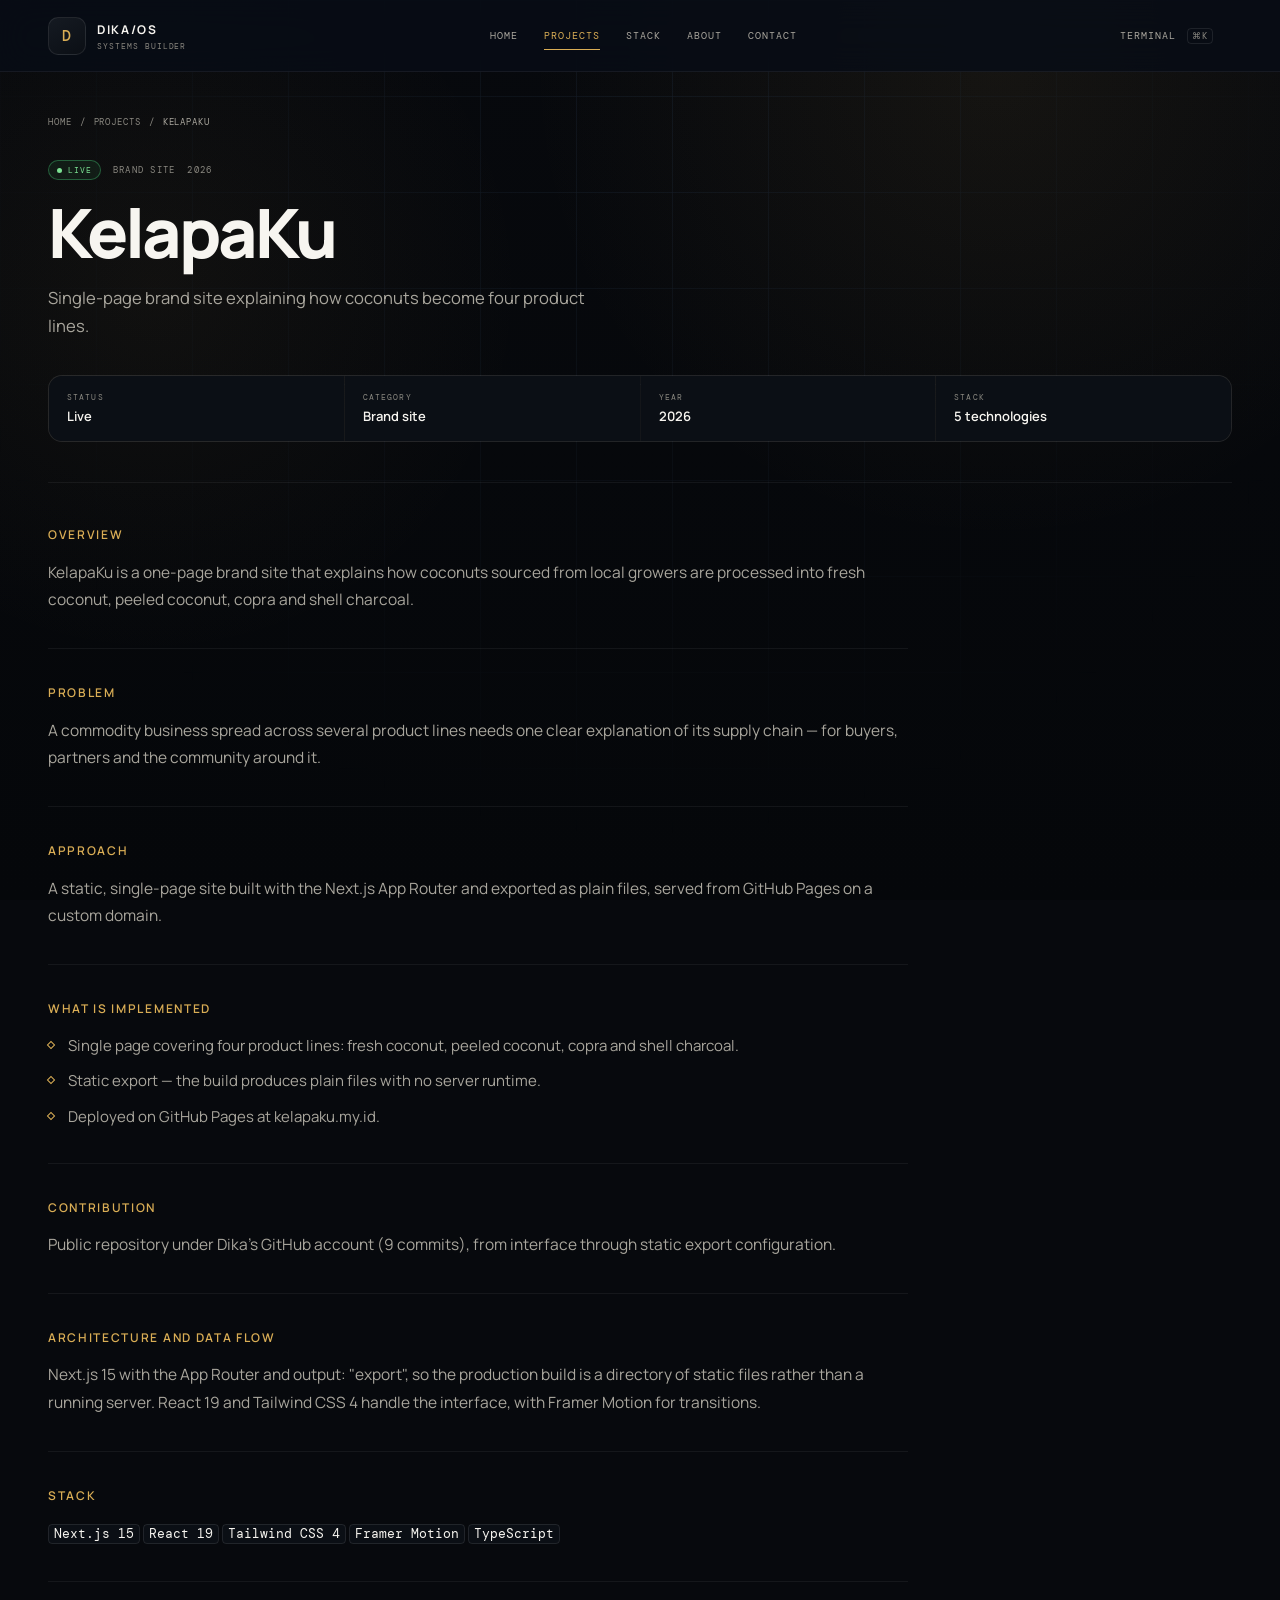
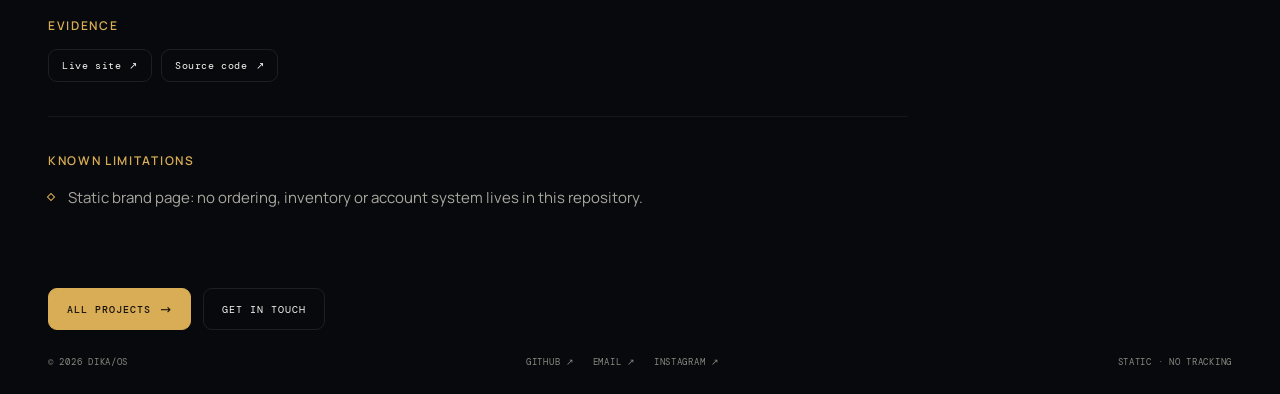
<file: projects/kelapaku/index.html>
<!-- generated by build.mjs — edit src/ or content/projects.json, not this file -->
<!DOCTYPE html>
<html lang="en">
<head>
<meta charset="utf-8">
<meta name="viewport" content="width=device-width,initial-scale=1,viewport-fit=cover">
<title>KelapaKu — DIKA/OS</title>
<meta name="description" content="Single-page brand site explaining how coconuts become four product lines.">
<link rel="canonical" href="https://dikapersonal.my.id/projects/kelapaku/">
<meta name="theme-color" content="#080D16">
<meta property="og:type" content="article">
<meta property="og:site_name" content="DIKA/OS">
<meta property="og:title" content="KelapaKu — DIKA/OS">
<meta property="og:description" content="Single-page brand site explaining how coconuts become four product lines.">
<meta property="og:url" content="https://dikapersonal.my.id/projects/kelapaku/">
<meta property="og:image" content="https://dikapersonal.my.id/assets/og.jpg">
<meta property="og:image:width" content="1200">
<meta property="og:image:height" content="630">
<meta name="twitter:card" content="summary_large_image">
<meta name="twitter:title" content="KelapaKu — DIKA/OS">
<meta name="twitter:description" content="Single-page brand site explaining how coconuts become four product lines.">
<meta name="twitter:image" content="https://dikapersonal.my.id/assets/og.jpg">
<link rel="icon" href="/assets/favicon.svg" type="image/svg+xml">
<link rel="preload" href="/assets/fonts/manrope-latin-variable.woff2" as="font" type="font/woff2" crossorigin>
<link rel="stylesheet" href="/css/tokens.css">
<link rel="stylesheet" href="/css/style.css">
<link rel="stylesheet" href="/css/nav.css">
<link rel="stylesheet" href="/css/motion.css">
<link rel="stylesheet" href="/css/view-transitions.css">
<script>document.documentElement.classList.add("js");</script>

</head>
<body>
<div class="scroll-progress" aria-hidden="true"></div>
<div class="page-glow" aria-hidden="true"></div>
<a class="skip" href="#main">Skip to content</a>
<header class="header">
  <div class="container header-row">
    <a class="brand" href="/">
      <span class="brand-mark" aria-hidden="true">D</span>
      <span class="brand-text"><b>DIKA/OS</b><small>SYSTEMS BUILDER</small></span>
    </a>
    <nav class="nav" id="siteNav" aria-label="Primary navigation">
        <a href="/">HOME</a>
        <a href="/projects/" aria-current="page">PROJECTS</a>
        <a href="/#stack">STACK</a>
        <a href="/#about">ABOUT</a>
        <a href="/#contact">CONTACT</a>
    </nav>
    <a class="btn ghost header-cta" href="/#terminal">TERMINAL <kbd>⌘K</kbd></a>
    <button class="nav-toggle" id="navToggle" type="button" aria-label="Open menu" aria-expanded="false" aria-controls="siteNav">
      <span></span><span></span><span></span>
    </button>
  </div>
</header>
<main id="main">
<div class="container">
    <div class="cs">
      <nav class="breadcrumb" aria-label="Breadcrumb">
        <a href="/">Home</a><span aria-hidden="true">/</span>
        <a href="/projects/">Projects</a><span aria-hidden="true">/</span>
        <span aria-current="page">KelapaKu</span>
      </nav>

      <header class="cs-hero">
        <div class="cs-kicker">
          <span class="status-chip" data-status="live">Live</span>
          <span>Brand site</span>
          <span>2026</span>
        </div>
        <h1 data-vt="kelapaku">KelapaKu</h1>
        <p class="cs-lede">Single-page brand site explaining how coconuts become four product lines.</p>
        <ul class="cs-facts">
          <li><span>Status</span><strong>Live</strong></li>
          <li><span>Category</span><strong>Brand site</strong></li>
          <li><span>Year</span><strong>2026</strong></li>
          <li><span>Stack</span><strong>5 technologies</strong></li>
        </ul>
      </header>

      <div class="cs-body">
      <section class="cs-section">
        <h2>Overview</h2>
        <p>KelapaKu is a one-page brand site that explains how coconuts sourced from local growers are processed into fresh coconut, peeled coconut, copra and shell charcoal.</p>
      </section>
      <section class="cs-section">
        <h2>Problem</h2>
        <p>A commodity business spread across several product lines needs one clear explanation of its supply chain — for buyers, partners and the community around it.</p>
      </section>
      <section class="cs-section">
        <h2>Approach</h2>
        <p>A static, single-page site built with the Next.js App Router and exported as plain files, served from GitHub Pages on a custom domain.</p>
      </section>
      <section class="cs-section">
        <h2>What is implemented</h2>
        <ul>
        <li>Single page covering four product lines: fresh coconut, peeled coconut, copra and shell charcoal.</li>
        <li>Static export — the build produces plain files with no server runtime.</li>
        <li>Deployed on GitHub Pages at kelapaku.my.id.</li>
      </ul>
      </section>
      <section class="cs-section">
        <h2>Contribution</h2>
        <p>Public repository under Dika&#39;s GitHub account (9 commits), from interface through static export configuration.</p>
      </section>
      <section class="cs-section">
        <h2>Architecture and data flow</h2>
        <p>Next.js 15 with the App Router and output: &quot;export&quot;, so the production build is a directory of static files rather than a running server. React 19 and Tailwind CSS 4 handle the interface, with Framer Motion for transitions.</p>
      </section>
      <section class="cs-section">
        <h2>Stack</h2>
        <p><code>Next.js 15</code> <code>React 19</code> <code>Tailwind CSS 4</code> <code>Framer Motion</code> <code>TypeScript</code></p>
      </section>
      <section class="cs-section">
        <h2>Evidence</h2>
        <div class="evidence-list">
          <a href="https://www.kelapaku.my.id/" target="_blank" rel="noopener noreferrer">Live site <span aria-hidden="true">↗</span></a>
          <a href="https://github.com/forsha7class/kelapaku" target="_blank" rel="noopener noreferrer">Source code <span aria-hidden="true">↗</span></a>
        </div>
      </section>
      <section class="cs-section">
        <h2>Known limitations</h2>
        <ul>
        <li>Static brand page: no ordering, inventory or account system lives in this repository.</li>
      </ul>
      </section>
      </div>

      <div class="cs-next">
        <a class="btn primary" href="/projects/">ALL PROJECTS <span class="arrow" aria-hidden="true">→</span></a>
        <a class="btn" href="/#contact">GET IN TOUCH</a>
      </div>
    </div>
  </div>
</main>
<footer class="footer">
  <div class="container footer-row">
    <span>© <span id="year">2026</span> DIKA/OS</span>
    <span class="footer-links"><a href="https://github.com/forsha7class" target="_blank" rel="noopener noreferrer">GITHUB ↗</a><a href="mailto:tautauajayang4@gmail.com">EMAIL ↗</a><a href="https://instagram.com/kwdkaa" target="_blank" rel="noopener noreferrer">INSTAGRAM ↗</a></span>
    <span>STATIC · NO TRACKING</span>
  </div>
</footer>
<script src="/js/app.js" defer></script>
<script src="/js/motion.js" defer></script>
<script src="/js/terminal.js" defer></script>
</body>
</html>
</file>
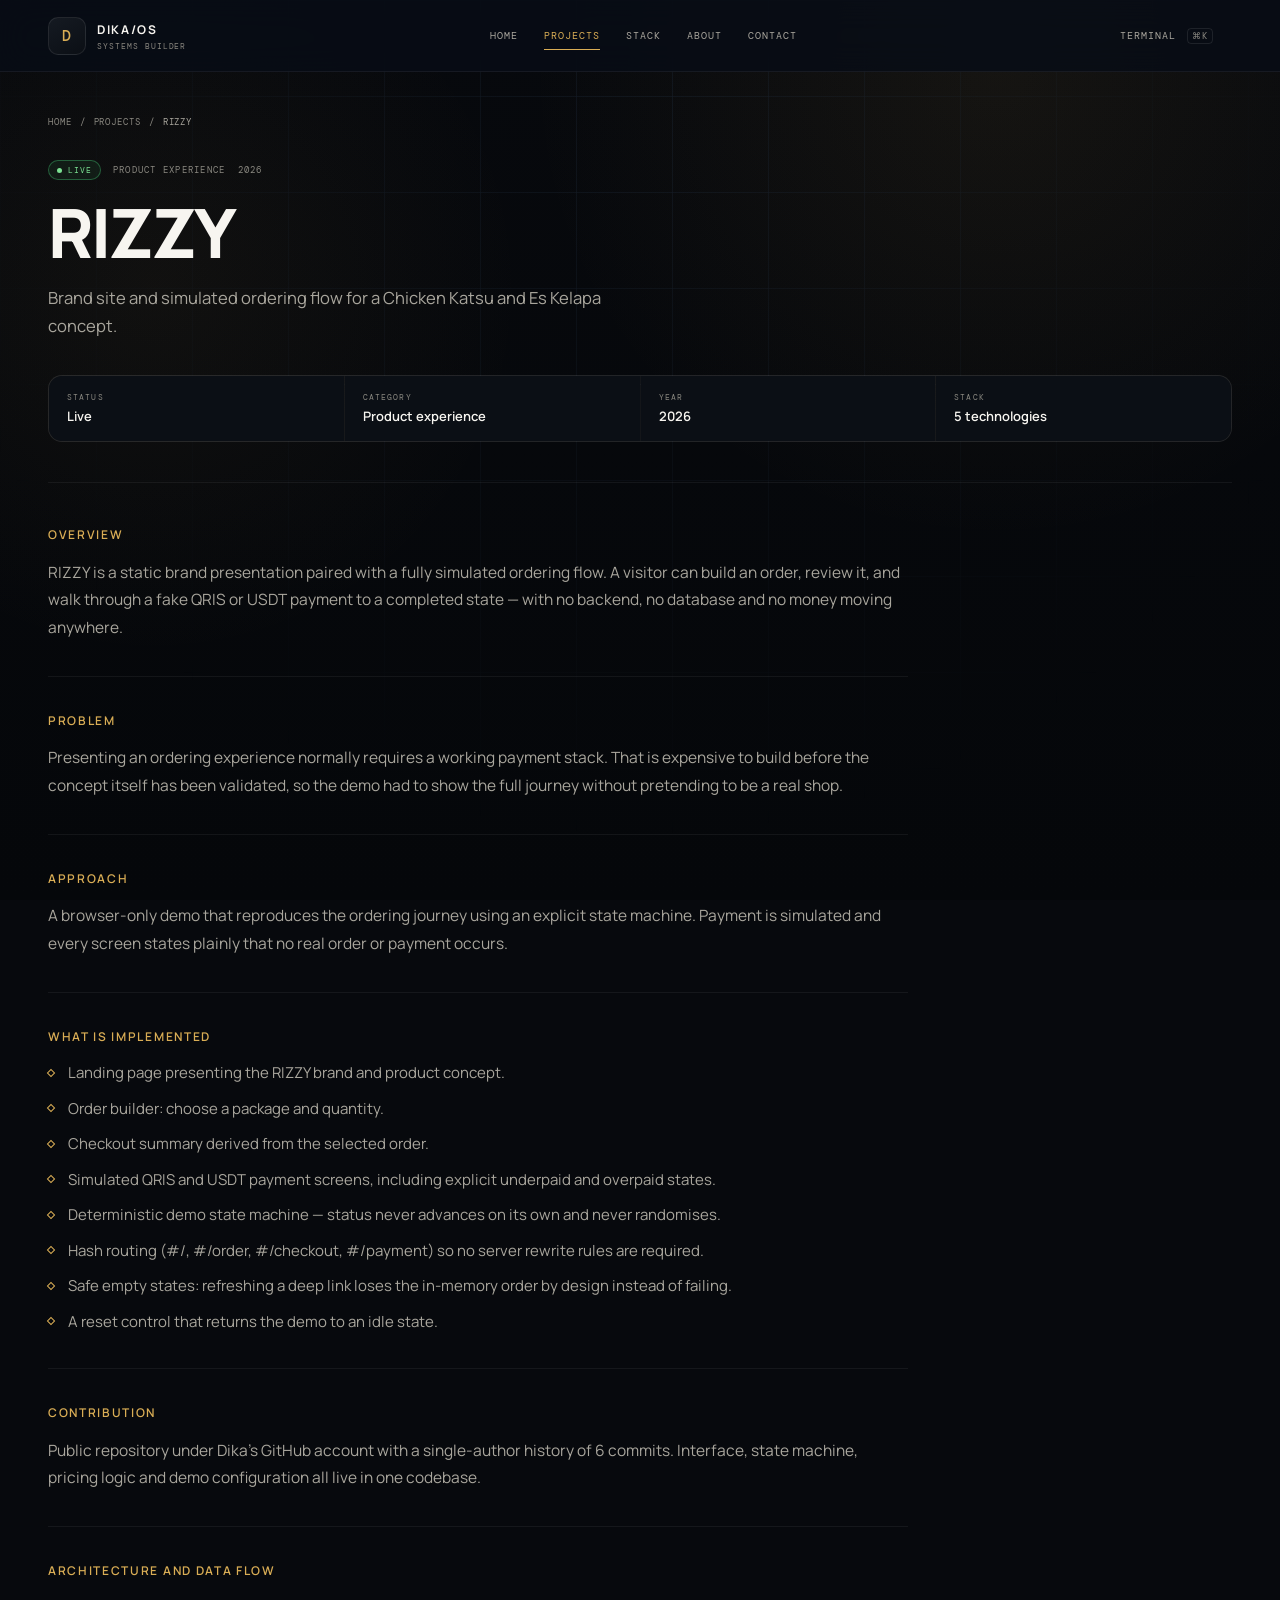
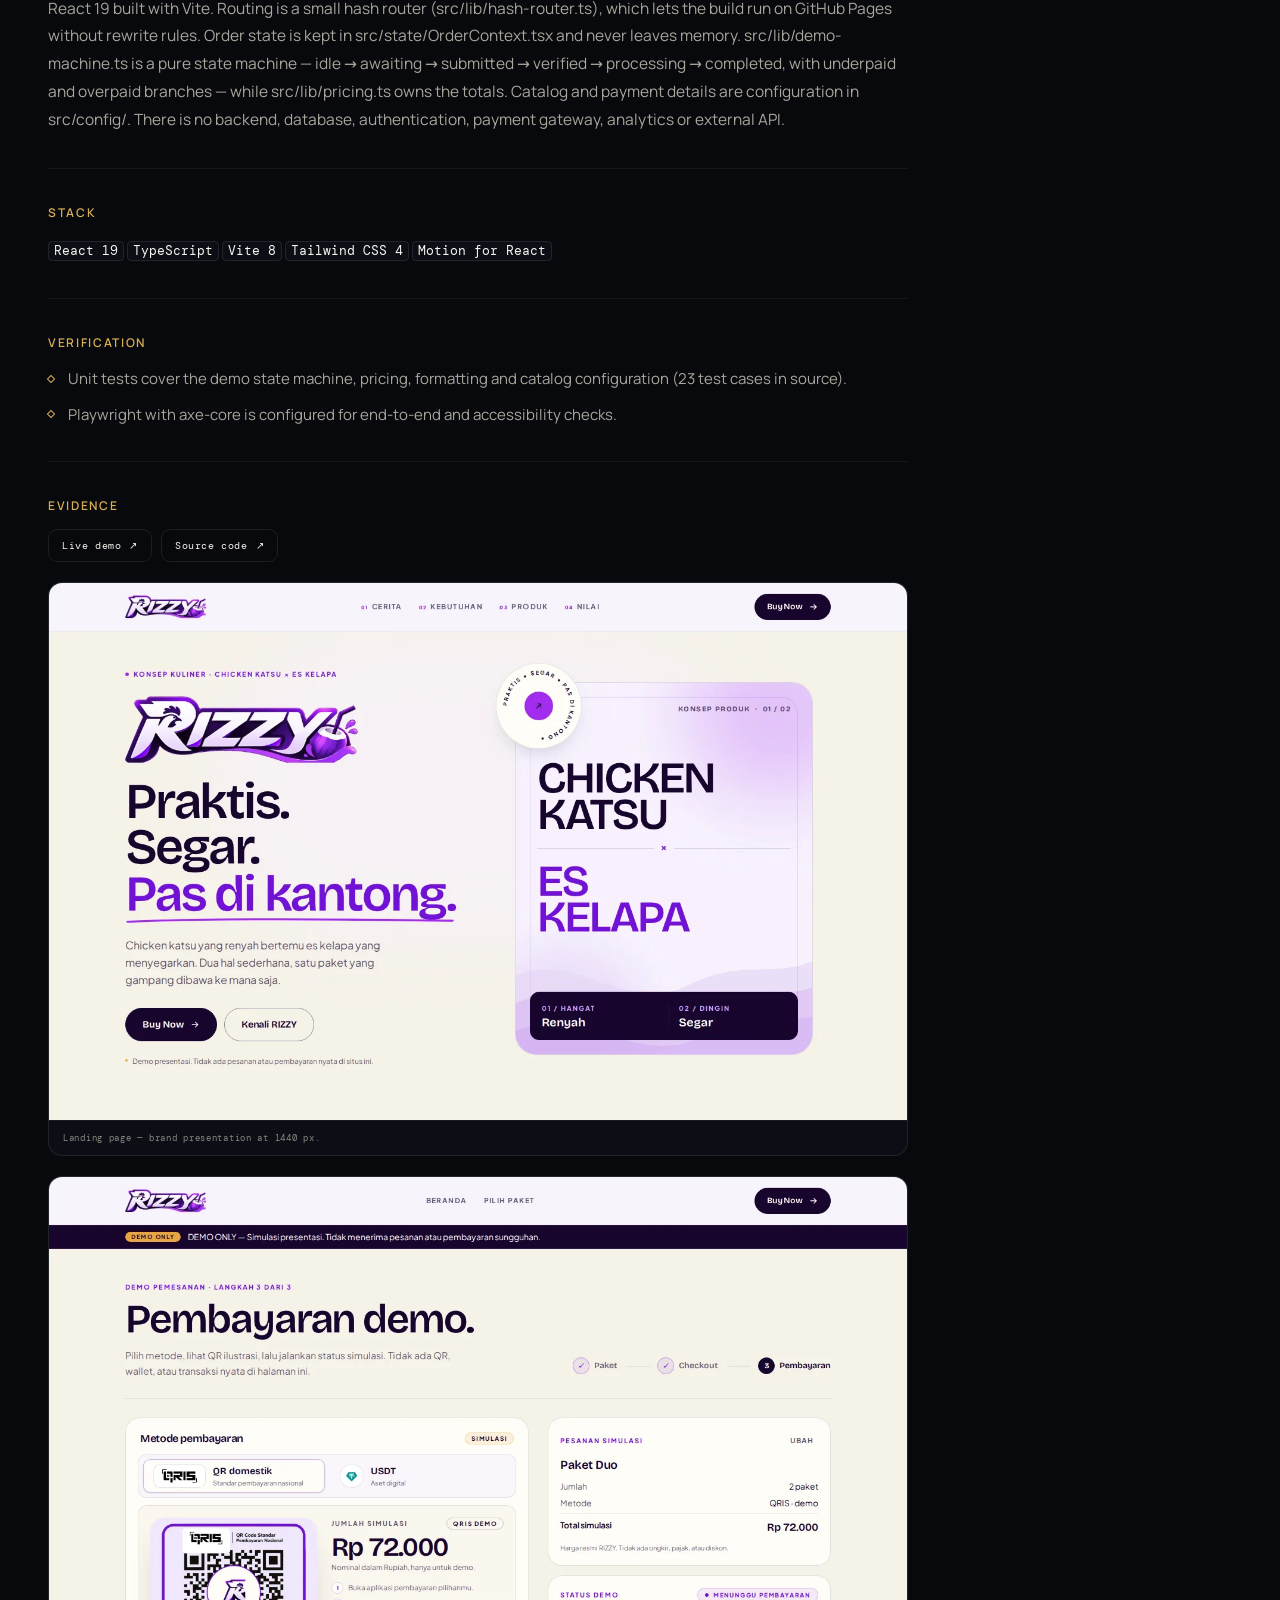
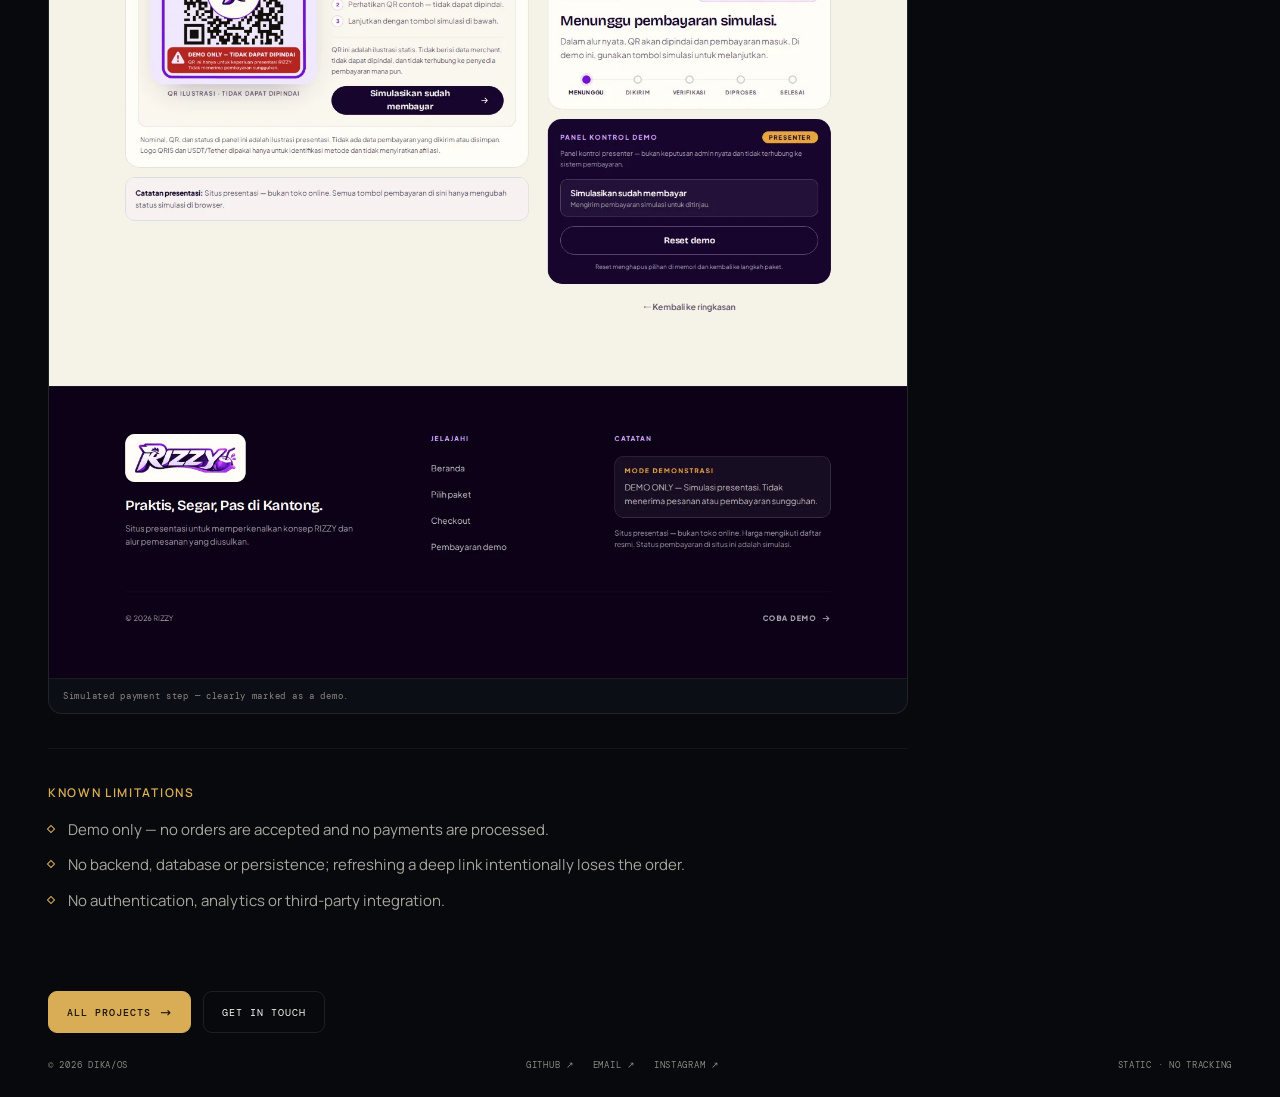
<file: projects/rizzy/index.html>
<!-- generated by build.mjs — edit src/ or content/projects.json, not this file -->
<!DOCTYPE html>
<html lang="en">
<head>
<meta charset="utf-8">
<meta name="viewport" content="width=device-width,initial-scale=1,viewport-fit=cover">
<title>RIZZY — DIKA/OS</title>
<meta name="description" content="Brand site and simulated ordering flow for a Chicken Katsu and Es Kelapa concept.">
<link rel="canonical" href="https://dikapersonal.my.id/projects/rizzy/">
<meta name="theme-color" content="#080D16">
<meta property="og:type" content="article">
<meta property="og:site_name" content="DIKA/OS">
<meta property="og:title" content="RIZZY — DIKA/OS">
<meta property="og:description" content="Brand site and simulated ordering flow for a Chicken Katsu and Es Kelapa concept.">
<meta property="og:url" content="https://dikapersonal.my.id/projects/rizzy/">
<meta property="og:image" content="https://dikapersonal.my.id/assets/og.jpg">
<meta property="og:image:width" content="1200">
<meta property="og:image:height" content="630">
<meta name="twitter:card" content="summary_large_image">
<meta name="twitter:title" content="RIZZY — DIKA/OS">
<meta name="twitter:description" content="Brand site and simulated ordering flow for a Chicken Katsu and Es Kelapa concept.">
<meta name="twitter:image" content="https://dikapersonal.my.id/assets/og.jpg">
<link rel="icon" href="/assets/favicon.svg" type="image/svg+xml">
<link rel="preload" href="/assets/fonts/manrope-latin-variable.woff2" as="font" type="font/woff2" crossorigin>
<link rel="stylesheet" href="/css/tokens.css">
<link rel="stylesheet" href="/css/style.css">
<link rel="stylesheet" href="/css/nav.css">
<link rel="stylesheet" href="/css/motion.css">
<link rel="stylesheet" href="/css/view-transitions.css">
<script>document.documentElement.classList.add("js");</script>

</head>
<body>
<div class="scroll-progress" aria-hidden="true"></div>
<div class="page-glow" aria-hidden="true"></div>
<a class="skip" href="#main">Skip to content</a>
<header class="header">
  <div class="container header-row">
    <a class="brand" href="/">
      <span class="brand-mark" aria-hidden="true">D</span>
      <span class="brand-text"><b>DIKA/OS</b><small>SYSTEMS BUILDER</small></span>
    </a>
    <nav class="nav" id="siteNav" aria-label="Primary navigation">
        <a href="/">HOME</a>
        <a href="/projects/" aria-current="page">PROJECTS</a>
        <a href="/#stack">STACK</a>
        <a href="/#about">ABOUT</a>
        <a href="/#contact">CONTACT</a>
    </nav>
    <a class="btn ghost header-cta" href="/#terminal">TERMINAL <kbd>⌘K</kbd></a>
    <button class="nav-toggle" id="navToggle" type="button" aria-label="Open menu" aria-expanded="false" aria-controls="siteNav">
      <span></span><span></span><span></span>
    </button>
  </div>
</header>
<main id="main">
<div class="container">
    <div class="cs">
      <nav class="breadcrumb" aria-label="Breadcrumb">
        <a href="/">Home</a><span aria-hidden="true">/</span>
        <a href="/projects/">Projects</a><span aria-hidden="true">/</span>
        <span aria-current="page">RIZZY</span>
      </nav>

      <header class="cs-hero">
        <div class="cs-kicker">
          <span class="status-chip" data-status="live">Live</span>
          <span>Product experience</span>
          <span>2026</span>
        </div>
        <h1 data-vt="rizzy">RIZZY</h1>
        <p class="cs-lede">Brand site and simulated ordering flow for a Chicken Katsu and Es Kelapa concept.</p>
        <ul class="cs-facts">
          <li><span>Status</span><strong>Live</strong></li>
          <li><span>Category</span><strong>Product experience</strong></li>
          <li><span>Year</span><strong>2026</strong></li>
          <li><span>Stack</span><strong>5 technologies</strong></li>
        </ul>
      </header>

      <div class="cs-body">
      <section class="cs-section">
        <h2>Overview</h2>
        <p>RIZZY is a static brand presentation paired with a fully simulated ordering flow. A visitor can build an order, review it, and walk through a fake QRIS or USDT payment to a completed state — with no backend, no database and no money moving anywhere.</p>
      </section>
      <section class="cs-section">
        <h2>Problem</h2>
        <p>Presenting an ordering experience normally requires a working payment stack. That is expensive to build before the concept itself has been validated, so the demo had to show the full journey without pretending to be a real shop.</p>
      </section>
      <section class="cs-section">
        <h2>Approach</h2>
        <p>A browser-only demo that reproduces the ordering journey using an explicit state machine. Payment is simulated and every screen states plainly that no real order or payment occurs.</p>
      </section>
      <section class="cs-section">
        <h2>What is implemented</h2>
        <ul>
        <li>Landing page presenting the RIZZY brand and product concept.</li>
        <li>Order builder: choose a package and quantity.</li>
        <li>Checkout summary derived from the selected order.</li>
        <li>Simulated QRIS and USDT payment screens, including explicit underpaid and overpaid states.</li>
        <li>Deterministic demo state machine — status never advances on its own and never randomises.</li>
        <li>Hash routing (#/, #/order, #/checkout, #/payment) so no server rewrite rules are required.</li>
        <li>Safe empty states: refreshing a deep link loses the in-memory order by design instead of failing.</li>
        <li>A reset control that returns the demo to an idle state.</li>
      </ul>
      </section>
      <section class="cs-section">
        <h2>Contribution</h2>
        <p>Public repository under Dika&#39;s GitHub account with a single-author history of 6 commits. Interface, state machine, pricing logic and demo configuration all live in one codebase.</p>
      </section>
      <section class="cs-section">
        <h2>Architecture and data flow</h2>
        <p>React 19 built with Vite. Routing is a small hash router (src/lib/hash-router.ts), which lets the build run on GitHub Pages without rewrite rules. Order state is kept in src/state/OrderContext.tsx and never leaves memory. src/lib/demo-machine.ts is a pure state machine — idle → awaiting → submitted → verified → processing → completed, with underpaid and overpaid branches — while src/lib/pricing.ts owns the totals. Catalog and payment details are configuration in src/config/. There is no backend, database, authentication, payment gateway, analytics or external API.</p>
      </section>
      <section class="cs-section">
        <h2>Stack</h2>
        <p><code>React 19</code> <code>TypeScript</code> <code>Vite 8</code> <code>Tailwind CSS 4</code> <code>Motion for React</code></p>
      </section>
      <section class="cs-section">
        <h2>Verification</h2>
        <ul>
        <li>Unit tests cover the demo state machine, pricing, formatting and catalog configuration (23 test cases in source).</li>
        <li>Playwright with axe-core is configured for end-to-end and accessibility checks.</li>
      </ul>
      </section>
      <section class="cs-section">
        <h2>Evidence</h2>
        <div class="evidence-list">
          <a href="https://forsha7class.github.io/rizzy/" target="_blank" rel="noopener noreferrer">Live demo <span aria-hidden="true">↗</span></a>
          <a href="https://github.com/forsha7class/rizzy" target="_blank" rel="noopener noreferrer">Source code <span aria-hidden="true">↗</span></a>
        </div>
        <figure class="cs-figure">
          <img src="/assets/projects/rizzy-landing.webp" alt="RIZZY landing page shown at 1440 pixels wide" loading="lazy" decoding="async">
          <figcaption>Landing page — brand presentation at 1440 px.</figcaption>
        </figure>
        <figure class="cs-figure">
          <img src="/assets/projects/rizzy-payment.webp" alt="RIZZY simulated payment screen showing a pending QRIS transaction" loading="lazy" decoding="async">
          <figcaption>Simulated payment step — clearly marked as a demo.</figcaption>
        </figure>
      </section>
      <section class="cs-section">
        <h2>Known limitations</h2>
        <ul>
        <li>Demo only — no orders are accepted and no payments are processed.</li>
        <li>No backend, database or persistence; refreshing a deep link intentionally loses the order.</li>
        <li>No authentication, analytics or third-party integration.</li>
      </ul>
      </section>
      </div>

      <div class="cs-next">
        <a class="btn primary" href="/projects/">ALL PROJECTS <span class="arrow" aria-hidden="true">→</span></a>
        <a class="btn" href="/#contact">GET IN TOUCH</a>
      </div>
    </div>
  </div>
</main>
<footer class="footer">
  <div class="container footer-row">
    <span>© <span id="year">2026</span> DIKA/OS</span>
    <span class="footer-links"><a href="https://github.com/forsha7class" target="_blank" rel="noopener noreferrer">GITHUB ↗</a><a href="mailto:tautauajayang4@gmail.com">EMAIL ↗</a><a href="https://instagram.com/kwdkaa" target="_blank" rel="noopener noreferrer">INSTAGRAM ↗</a></span>
    <span>STATIC · NO TRACKING</span>
  </div>
</footer>
<script src="/js/app.js" defer></script>
<script src="/js/motion.js" defer></script>
<script src="/js/terminal.js" defer></script>
</body>
</html>
</file>
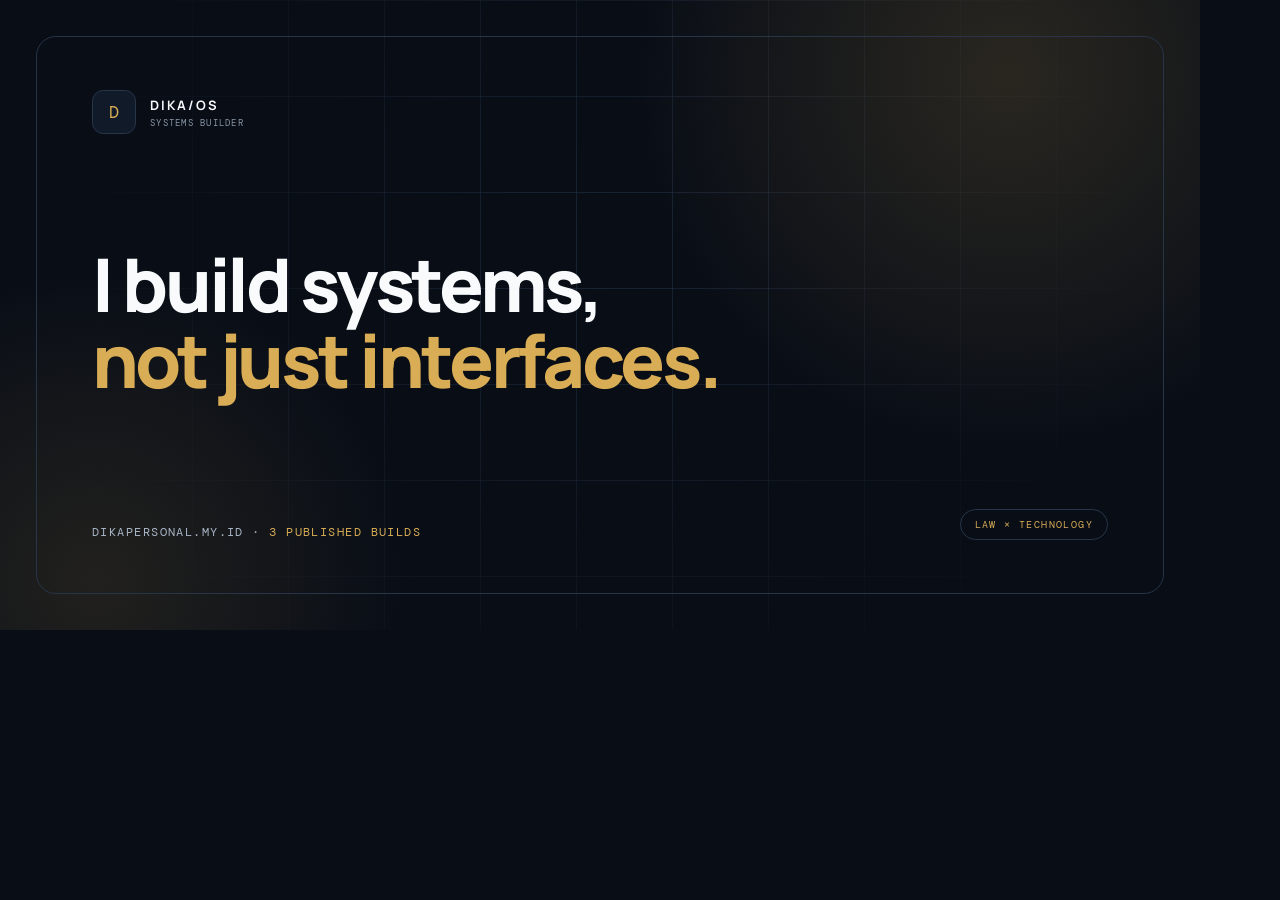
<file: tools/og.html>
<!doctype html>
<html lang="en">
<head>
<meta charset="utf-8">
<meta name="robots" content="noindex">
<title>DIKA/OS — OG card source</title>
<style>
  @font-face {
    font-family: "Manrope";
    src: url("../assets/fonts/manrope-latin-variable.woff2") format("woff2");
    font-weight: 400 800;
    font-display: block;
  }
  @font-face {
    font-family: "DM Mono";
    src: url("../assets/fonts/dm-mono-400-latin.woff2") format("woff2");
    font-weight: 400;
    font-display: block;
  }
  * { margin: 0; box-sizing: border-box; }
  body {
    width: 1200px;
    height: 630px;
    background: #080d16;
    color: #f8fafc;
    font-family: "Manrope", system-ui, sans-serif;
    overflow: hidden;
    position: relative;
  }
  .grid {
    position: absolute;
    inset: 0;
    background-image:
      linear-gradient(rgba(38, 53, 72, 0.6) 1px, transparent 1px),
      linear-gradient(90deg, rgba(38, 53, 72, 0.6) 1px, transparent 1px);
    background-size: 96px 96px;
    mask-image: radial-gradient(circle at 50% 40%, #000 0%, transparent 78%);
    -webkit-mask-image: radial-gradient(circle at 50% 40%, #000 0%, transparent 78%);
  }
  .glow {
    position: absolute;
    inset: 0;
    background:
      radial-gradient(620px circle at 84% 12%, rgba(217, 173, 85, 0.16), transparent 62%),
      radial-gradient(520px circle at 8% 92%, rgba(217, 173, 85, 0.12), transparent 62%);
  }
  .frame {
    position: absolute;
    inset: 36px;
    border: 1px solid #263548;
    border-radius: 20px;
  }
  .content {
    position: absolute;
    inset: 36px;
    padding: 54px 56px;
    display: flex;
    flex-direction: column;
    justify-content: space-between;
  }
  .top { display: flex; align-items: center; gap: 14px; }
  .mark {
    width: 44px; height: 44px; display: grid; place-items: center;
    border: 1px solid #263548; border-radius: 11px;
    color: #d9ad55; font: 500 17px "DM Mono", monospace;
    background: #101a29;
  }
  .brand { font-size: 13px; font-weight: 700; letter-spacing: .16em; }
  .brand small { display: block; margin-top: 3px; font: 400 9px "DM Mono", monospace; letter-spacing: .14em; color: #8a97a8; }
  h1 {
    font-size: 74px;
    line-height: 1.02;
    letter-spacing: -.045em;
    font-weight: 800;
    max-width: 15ch;
  }
  h1 em { font-style: normal; color: #d9ad55; display: block; }
  .bottom { display: flex; align-items: flex-end; justify-content: space-between; }
  .meta { font: 400 12px "DM Mono", monospace; letter-spacing: .12em; color: #a9b6c7; text-transform: uppercase; }
  .meta b { color: #d9ad55; font-weight: 400; }
  .pill {
    padding: 8px 14px; border: 1px solid #263548; border-radius: 999px;
    font: 400 10px "DM Mono", monospace; letter-spacing: .14em; color: #d9ad55;
  }
</style>
</head>
<body>
  <div class="grid"></div>
  <div class="glow"></div>
  <div class="frame"></div>
  <div class="content">
    <div class="top">
      <span class="mark">D</span>
      <span class="brand">DIKA/OS<small>SYSTEMS BUILDER</small></span>
    </div>
    <h1>I build systems,<em>not just interfaces.</em></h1>
    <div class="bottom">
      <span class="meta">dikapersonal.my.id · <b>3 published builds</b></span>
      <span class="pill">LAW × TECHNOLOGY</span>
    </div>
  </div>
</body>
</html>
</file>
<file: css/tokens.css>
/* ============================================================
   DIKA/OS — design tokens
   Single source of truth for colour, type, spacing and motion.
   Palette is drawn from the Themis artwork: warm gold on near-black.
   ============================================================ */

@font-face {
  font-family: "Manrope";
  src: url("../assets/fonts/manrope-latin-variable.woff2") format("woff2");
  font-weight: 400 800;
  font-style: normal;
  font-display: swap;
}

@font-face {
  font-family: "DM Mono";
  src: url("../assets/fonts/dm-mono-400-latin.woff2") format("woff2");
  font-weight: 400;
  font-style: normal;
  font-display: swap;
}

@font-face {
  font-family: "DM Mono";
  src: url("../assets/fonts/dm-mono-500-latin.woff2") format("woff2");
  font-weight: 500;
  font-style: normal;
  font-display: swap;
}

:root {
  /* surfaces */
  --bg: #07090d;
  --bg-deep: #05070a;
  --surface: #0f1319;
  --surface-2: #0b0f15;
  --surface-3: #151a22;

  /* accent — the gold in the Themis artwork */
  --accent: #d9ad55;
  --accent-strong: #f3cf78;
  --accent-dim: rgba(217, 173, 85, 0.12);
  --accent-glow: rgba(217, 173, 85, 0.22);

  /* kept as an alias so older rules keep reading correctly */
  --law: #d9ad55;
  --law-dim: rgba(217, 173, 85, 0.12);

  /* text */
  --text: #f7f5f0;
  --muted: #a9a69d;
  --dim: #8a8880;

  /* lines */
  --border: rgba(255, 255, 255, 0.09);
  --border-soft: rgba(255, 255, 255, 0.06);
  --line: var(--border-soft);

  /* status */
  --ok: #7ce293;
  --warn: #e8c67a;
  --steel: #8fb8d9;
  --violet: #b9a7e0;
  --idle: #8b939e;
  --info: #b9a7e0;

  /* type */
  --font-sans: "Manrope", system-ui, -apple-system, "Segoe UI", sans-serif;
  --font-mono: "DM Mono", ui-monospace, "SF Mono", Menlo, monospace;

  /* geometry */
  --radius: 14px;
  --radius-sm: 9px;
  --radius-lg: 20px;
  --max: 1240px;
  --gutter: 48px;
  --header-h: 72px;

  /* motion */
  --ease: cubic-bezier(0.22, 1, 0.36, 1);
  --ease-out: cubic-bezier(0.15, 0.75, 0.35, 1);
  --dur: 0.5s;
  --shadow: 0 26px 70px rgba(0, 0, 0, 0.5);
}

@media (max-width: 900px) {
  :root {
    --gutter: 24px;
    --header-h: 64px;
  }
}

@media (max-width: 480px) {
  :root {
    --gutter: 18px;
  }
}
</file>
<file: css/style.css>
/* ============================================================
   DIKA/OS — core styles
   Palette and type tokens live in css/tokens.css
   ============================================================ */

*,
*::before,
*::after {
  box-sizing: border-box;
}

html {
  scroll-behavior: smooth;
  scroll-padding-top: calc(var(--header-h) + 24px);
  -webkit-text-size-adjust: 100%;
}

body {
  margin: 0;
  background: var(--bg);
  color: var(--text);
  font-family: var(--font-sans);
  font-size: 16px;
  line-height: 1.6;
  overflow-x: clip;
  -webkit-font-smoothing: antialiased;
}

img {
  max-width: 100%;
  height: auto;
  display: block;
}

a {
  color: inherit;
  text-decoration: none;
}

button,
input {
  font: inherit;
  color: inherit;
}

h1,
h2,
h3,
h4,
p,
ul,
ol,
figure {
  margin: 0;
}

ul,
ol {
  padding: 0;
}

::selection {
  background: var(--accent);
  color: var(--bg-deep);
}

:focus-visible {
  outline: 2px solid var(--accent);
  outline-offset: 3px;
  border-radius: 4px;
}

/* ---------- layout ---------- */

.container {
  width: min(var(--max), calc(100% - (var(--gutter) * 2)));
  margin-inline: auto;
}

.sr-only {
  position: absolute;
  width: 1px;
  height: 1px;
  padding: 0;
  margin: -1px;
  overflow: hidden;
  clip: rect(0 0 0 0);
  white-space: nowrap;
  border: 0;
}

.skip {
  position: fixed;
  left: 12px;
  top: 12px;
  z-index: 200;
  padding: 10px 16px;
  border-radius: var(--radius-sm);
  background: var(--accent);
  color: var(--bg-deep);
  font: 500 12px var(--font-mono);
  transform: translateY(-160%);
  transition: transform 0.2s var(--ease);
}

.skip:focus {
  transform: none;
}

/* ---------- ambient background ---------- */

.page-glow {
  position: fixed;
  inset: 0;
  z-index: 0;
  pointer-events: none;
  background:
    radial-gradient(760px circle at 78% 8%, rgba(217, 173, 85, 0.07), transparent 62%),
    radial-gradient(620px circle at 12% 32%, rgba(217, 173, 85, 0.05), transparent 60%),
    linear-gradient(180deg, var(--bg) 0%, var(--bg-deep) 100%);
}

.page-glow::after {
  content: "";
  position: absolute;
  inset: 0;
  opacity: 0.5;
  background-image:
    linear-gradient(rgba(38, 53, 72, 0.55) 1px, transparent 1px),
    linear-gradient(90deg, rgba(38, 53, 72, 0.55) 1px, transparent 1px);
  background-size: 96px 96px;
  mask-image: radial-gradient(circle at 50% 12%, #000 0%, transparent 72%);
  -webkit-mask-image: radial-gradient(circle at 50% 12%, #000 0%, transparent 72%);
}

main,
.footer {
  position: relative;
  z-index: 1;
}

/* ---------- header ---------- */

.header {
  position: fixed;
  inset: 0 0 auto;
  z-index: 90;
  height: var(--header-h);
  background: rgba(8, 13, 22, 0.82);
  backdrop-filter: blur(16px);
  -webkit-backdrop-filter: blur(16px);
  border-bottom: 1px solid var(--border-soft);
}

.header-row {
  height: 100%;
  display: flex;
  align-items: center;
  justify-content: space-between;
  gap: 24px;
}

.brand {
  display: flex;
  align-items: center;
  gap: 11px;
  flex: 0 0 auto;
}

.brand-mark {
  width: 38px;
  height: 38px;
  display: grid;
  place-items: center;
  border: 1px solid var(--border);
  border-radius: 10px;
  background: linear-gradient(150deg, var(--surface-3), var(--surface-2));
  color: var(--accent);
  font: 500 15px var(--font-mono);
  letter-spacing: 0.04em;
}

.brand-text b {
  display: block;
  font-size: 12px;
  font-weight: 700;
  letter-spacing: 0.14em;
}

.brand-text small {
  display: block;
  margin-top: 1px;
  color: var(--dim);
  font: 400 8px var(--font-mono);
  letter-spacing: 0.12em;
}

.nav {
  display: flex;
  align-items: center;
  gap: 26px;
  font: 400 10px var(--font-mono);
  letter-spacing: 0.1em;
  color: var(--muted);
}

.nav a {
  position: relative;
  padding: 6px 0;
  transition: color 0.2s ease;
}

.nav a:hover {
  color: var(--text);
}

.nav a[aria-current="page"] {
  color: var(--accent);
}

.nav a[aria-current="page"]::after {
  content: "";
  position: absolute;
  left: 0;
  right: 0;
  bottom: -2px;
  height: 1px;
  background: var(--accent);
}

.header-cta {
  flex: 0 0 auto;
}

.header-cta kbd {
  font: 400 9px var(--font-mono);
  color: var(--dim);
  border: 1px solid var(--border);
  border-radius: 4px;
  padding: 1px 4px;
  margin-left: 2px;
}

/* ---------- buttons ---------- */

.btn {
  display: inline-flex;
  align-items: center;
  justify-content: center;
  gap: 9px;
  min-height: 42px;
  padding: 11px 18px;
  border: 1px solid var(--border);
  border-radius: var(--radius-sm);
  background: transparent;
  color: var(--text);
  font: 400 10px var(--font-mono);
  letter-spacing: 0.1em;
  cursor: pointer;
  transition: border-color 0.25s ease, background 0.25s ease, color 0.25s ease,
    transform 0.25s var(--ease);
}

.btn:hover {
  border-color: var(--accent);
  color: var(--accent);
  transform: translateY(-1px);
}

.btn.primary {
  background: var(--accent);
  border-color: var(--accent);
  color: #17120b;
  font-weight: 500;
}

.btn.primary:hover {
  background: #f3cf78;
  border-color: #f3cf78;
  color: #17120b;
}

.btn.ghost {
  border-color: transparent;
  color: var(--muted);
}

.btn.ghost:hover {
  border-color: var(--border);
  color: var(--accent);
}

.btn .arrow {
  font-family: var(--font-sans);
  font-size: 13px;
}

/* ---------- hero ---------- */

.hero {
  position: relative;
  padding: calc(var(--header-h) + 76px) 0 64px;
  border-bottom: 1px solid var(--border-soft);
}

.hero-layout {
  position: relative;
  z-index: 2;
  display: grid;
  grid-template-columns: minmax(0, 1.06fr) minmax(0, 0.94fr);
  gap: clamp(32px, 5vw, 72px);
  align-items: center;
}

.eyebrow {
  display: inline-flex;
  align-items: center;
  gap: 9px;
  padding: 7px 11px;
  border: 1px solid var(--border);
  border-radius: 999px;
  background: rgba(217, 173, 85, 0.04);
  color: var(--muted);
  font: 400 9px var(--font-mono);
  letter-spacing: 0.14em;
  text-transform: uppercase;
}

.eyebrow .dot {
  width: 6px;
  height: 6px;
  border-radius: 50%;
  background: var(--accent);
  box-shadow: 0 0 10px rgba(217, 173, 85, 0.8);
}

.hero h1 {
  margin: 22px 0 0;
  font-size: clamp(40px, 5.6vw, 82px);
  line-height: 0.98;
  letter-spacing: -0.045em;
  font-weight: 800;
  text-wrap: balance;
}

.hero h1 .line {
  display: block;
}

.hero h1 .line--accent {
  color: var(--accent);
}

.hero-lede {
  max-width: 46ch;
  margin-top: 22px;
  color: var(--muted);
  font-size: clamp(15px, 1.15vw, 18px);
  line-height: 1.7;
}

.hero-actions {
  display: flex;
  flex-wrap: wrap;
  gap: 10px;
  margin-top: 28px;
}

.hero-meta {
  display: grid;
  grid-template-columns: repeat(3, minmax(0, auto));
  justify-content: start;
  gap: 28px;
  margin-top: 40px;
  padding-top: 22px;
  border-top: 1px solid var(--border-soft);
}

.hero-meta div {
  display: grid;
  gap: 4px;
}

.hero-meta span {
  color: var(--dim);
  font: 400 8px var(--font-mono);
  letter-spacing: 0.14em;
}

.hero-meta strong {
  font: 500 12px var(--font-mono);
  letter-spacing: 0.04em;
  text-transform: uppercase;
  color: var(--text);
}

.hero-meta a:hover strong {
  color: var(--accent);
}

/* hero artwork */

.hero-art {
  position: relative;
  border: 1px solid var(--border);
  border-radius: var(--radius-lg);
  overflow: hidden;
  background: var(--bg-deep);
  box-shadow: var(--shadow);
  aspect-ratio: 4 / 5;
}

.hero-art img {
  width: 100%;
  height: 100%;
  object-fit: cover;
  object-position: 50% 28%;
  filter: brightness(0.9) contrast(1.05) saturate(0.96);
}

/* adaptive 3D hero — the poster is the base layer; js/viewer.js swaps in the
   model only after the device scanner confirms it can carry it. */
.hero-art .hero-poster,
.hero-art .hero-model {
  width: 100%;
  height: 100%;
  display: block;
}

.hero-art .hero-poster {
  object-position: 50% 50%;
}

.hero-art .hero-model {
  background: transparent;
  --poster-color: transparent;
  filter: brightness(0.96) contrast(1.04) saturate(0.98);
}

.hero-art[data-render="poster"] .hero-model {
  display: none;
}

.hero-art:not([data-render="poster"]) .hero-poster {
  display: none;
}

.art-scrim {
  position: absolute;
  inset: 0;
  background:
    linear-gradient(180deg, rgba(8, 13, 22, 0.5) 0%, transparent 26%, transparent 62%, rgba(8, 13, 22, 0.82) 100%),
    linear-gradient(90deg, rgba(8, 13, 22, 0.25), transparent 30%);
}

.frame-corner {
  position: absolute;
  z-index: 3;
  width: 18px;
  height: 18px;
  border: 1px solid var(--law);
  opacity: 0.7;
}

.frame-tl {
  top: 14px;
  left: 14px;
  border-right: 0;
  border-bottom: 0;
}

.frame-tr {
  top: 14px;
  right: 14px;
  border-left: 0;
  border-bottom: 0;
}

.frame-bl {
  bottom: 14px;
  left: 14px;
  border-right: 0;
  border-top: 0;
}

.frame-br {
  bottom: 14px;
  right: 14px;
  border-left: 0;
  border-top: 0;
}

.art-label {
  position: absolute;
  z-index: 3;
  font: 400 8px var(--font-mono);
  letter-spacing: 0.16em;
  color: rgba(217, 173, 85, 0.85);
  text-transform: uppercase;
}

.art-label--tl {
  top: 20px;
  left: 24px;
}

.art-label--br {
  bottom: 20px;
  right: 24px;
}

.art-caption {
  position: absolute;
  z-index: 3;
  left: 22px;
  bottom: 22px;
  display: grid;
  gap: 2px;
}

.art-caption span {
  font: 400 8px var(--font-mono);
  letter-spacing: 0.18em;
  color: var(--dim);
}

.art-caption strong {
  font-size: clamp(20px, 2.2vw, 28px);
  font-weight: 800;
  letter-spacing: 0.06em;
  color: var(--law);
}

/* ---------- sections ---------- */

.section {
  padding: clamp(64px, 8vw, 108px) 0;
  border-bottom: 1px solid var(--border-soft);
}

.section-head {
  max-width: 720px;
  margin-bottom: clamp(32px, 4vw, 52px);
}

.section-id {
  display: block;
  margin-bottom: 12px;
  color: var(--dim);
  font: 400 9px var(--font-mono);
  letter-spacing: 0.16em;
  text-transform: uppercase;
}

.section-head h2 {
  font-size: clamp(28px, 3.6vw, 44px);
  line-height: 1.08;
  letter-spacing: -0.035em;
  font-weight: 800;
  text-wrap: balance;
}

.section-head p {
  margin-top: 16px;
  color: var(--muted);
  font-size: 15px;
  line-height: 1.75;
  max-width: 62ch;
}

.section-head code {
  font: 400 12px var(--font-mono);
  color: var(--accent);
  border: 1px solid var(--border);
  border-radius: 5px;
  padding: 2px 6px;
  background: var(--surface-2);
}

/* ---------- terminal / console ---------- */

.console {
  border: 1px solid var(--border);
  border-radius: var(--radius);
  background: linear-gradient(180deg, var(--surface-2), var(--bg-deep));
  overflow: hidden;
  box-shadow: var(--shadow);
}

.console-bar {
  display: flex;
  align-items: center;
  justify-content: space-between;
  gap: 12px;
  padding: 12px 18px;
  border-bottom: 1px solid var(--border-soft);
  background: rgba(255, 255, 255, 0.015);
}

.console-title {
  font: 400 9px var(--font-mono);
  letter-spacing: 0.14em;
  color: var(--muted);
}

.console-title b {
  color: var(--accent);
  margin-right: 6px;
}

.console-hint {
  font: 400 8px var(--font-mono);
  letter-spacing: 0.1em;
  color: var(--dim);
  text-transform: uppercase;
}

.console-log {
  min-height: 168px;
  max-height: 340px;
  overflow-y: auto;
  padding: 18px;
  font: 400 12px/1.85 var(--font-mono);
  color: var(--muted);
  overscroll-behavior: contain;
}

.term-line {
  display: block;
  white-space: pre-wrap;
  overflow-wrap: anywhere;
}

.term-line--cmd {
  color: var(--text);
}

.term-line--cmd::before {
  content: "dika@os:~$ ";
  color: var(--accent);
}

.term-line--err {
  color: #fca5a5;
}

.term-line--ok {
  color: var(--ok);
}

.term-line a {
  color: var(--accent);
  text-decoration: underline;
  text-underline-offset: 3px;
}

.term-line a:hover {
  color: #f3cf78;
}

.term-key {
  display: inline;
  color: var(--text);
}

.console-form {
  display: flex;
  align-items: center;
  gap: 10px;
  padding: 14px 18px;
  border-top: 1px solid var(--border-soft);
  background: rgba(8, 13, 22, 0.6);
}

.console-prompt {
  flex: 0 0 auto;
  font: 400 11px var(--font-mono);
  color: var(--accent);
}

.console-input {
  flex: 1 1 auto;
  min-width: 0;
  padding: 4px 0;
  border: 0;
  background: transparent;
  color: var(--text);
  font: 400 12px var(--font-mono);
  caret-color: var(--accent);
}

.console-input::placeholder {
  color: #5c6a7c;
}

.console-input:focus {
  outline: none;
}

.console-form:focus-within {
  box-shadow: inset 0 0 0 1px rgba(217, 173, 85, 0.35);
}

.console-run {
  flex: 0 0 auto;
  padding: 6px 12px;
  border: 1px solid var(--border);
  border-radius: 6px;
  background: transparent;
  color: var(--muted);
  font: 400 9px var(--font-mono);
  letter-spacing: 0.12em;
  cursor: pointer;
}

.console-run:hover {
  border-color: var(--accent);
  color: var(--accent);
}

/* ---------- capability cards ---------- */

.cap-grid {
  display: grid;
  grid-template-columns: repeat(3, minmax(0, 1fr));
  gap: 14px;
}

.cap-card {
  position: relative;
  display: flex;
  flex-direction: column;
  gap: 14px;
  min-height: 250px;
  padding: 26px;
  border: 1px solid var(--border-soft);
  border-radius: var(--radius);
  background: linear-gradient(155deg, var(--surface-2), var(--bg-deep));
  transition: border-color 0.25s ease, transform 0.35s var(--ease);
}

.cap-card:hover {
  border-color: rgba(217, 173, 85, 0.4);
  transform: translateY(-4px);
}

.cap-index {
  font: 400 9px var(--font-mono);
  letter-spacing: 0.14em;
  color: var(--accent);
}

.cap-card h3 {
  font-size: 21px;
  line-height: 1.2;
  letter-spacing: -0.02em;
  font-weight: 700;
}

.cap-card p {
  color: var(--muted);
  font-size: 14px;
  line-height: 1.7;
}

.cap-tags {
  display: flex;
  flex-wrap: wrap;
  gap: 6px;
  margin-top: auto;
}

.cap-tags span,
.tag {
  border: 1px solid var(--border);
  border-radius: 5px;
  padding: 4px 7px;
  color: var(--dim);
  font: 400 8px var(--font-mono);
  letter-spacing: 0.08em;
  text-transform: uppercase;
}

/* ---------- project cards ---------- */

.project-grid {
  display: grid;
  grid-template-columns: repeat(3, minmax(0, 1fr));
  gap: 14px;
}

.project-card {
  position: relative;
  display: flex;
  flex-direction: column;
  gap: 14px;
  padding: 24px;
  border: 1px solid var(--border-soft);
  border-radius: var(--radius);
  background: var(--surface-2);
  transition: border-color 0.25s ease, transform 0.35s var(--ease),
    box-shadow 0.35s ease;
}

.project-card:hover {
  border-color: rgba(217, 173, 85, 0.45);
  transform: translateY(-5px);
  box-shadow: 0 20px 50px rgba(0, 0, 0, 0.35);
}

.project-top {
  display: flex;
  align-items: center;
  justify-content: space-between;
  gap: 12px;
}

.project-index {
  color: var(--dim);
  font: 400 9px var(--font-mono);
  letter-spacing: 0.14em;
}

.project-tags {
  display: flex;
  flex-wrap: wrap;
  gap: 6px;
}

.project-card h3 {
  font-size: 22px;
  line-height: 1.15;
  letter-spacing: -0.025em;
  font-weight: 700;
}

.project-card h3 a::after {
  content: "";
  position: absolute;
  inset: 0;
}

.project-card p {
  color: var(--muted);
  font-size: 13.5px;
  line-height: 1.7;
}

.project-foot {
  display: flex;
  align-items: center;
  justify-content: space-between;
  gap: 12px;
  margin-top: auto;
  padding-top: 16px;
  border-top: 1px solid var(--border-soft);
}

.project-foot .go {
  font: 400 9px var(--font-mono);
  letter-spacing: 0.1em;
  color: var(--accent);
}

/* ---------- status chip ---------- */

.status-chip {
  display: inline-flex;
  align-items: center;
  gap: 6px;
  padding: 4px 8px;
  border: 1px solid var(--border);
  border-radius: 999px;
  font: 400 8px var(--font-mono);
  letter-spacing: 0.12em;
  text-transform: uppercase;
  color: var(--muted);
}

.status-chip::before {
  content: "";
  width: 5px;
  height: 5px;
  border-radius: 50%;
  background: currentColor;
}

.status-chip[data-status="live"] {
  color: var(--ok);
  border-color: rgba(74, 222, 128, 0.35);
  background: rgba(74, 222, 128, 0.07);
}

.status-chip[data-status="testing"] {
  color: var(--steel);
  border-color: rgba(143, 184, 217, 0.35);
  background: rgba(143, 184, 217, 0.07);
}

.status-chip[data-status="development"] {
  color: var(--accent);
  border-color: rgba(217, 173, 85, 0.35);
  background: rgba(217, 173, 85, 0.07);
}

.status-chip[data-status="research"] {
  color: var(--violet);
  border-color: rgba(185, 167, 224, 0.32);
  background: rgba(185, 167, 224, 0.07);
}

.status-chip[data-status="archived"] {
  color: var(--idle);
  border-color: rgba(139, 147, 158, 0.3);
}

/* ---------- stack ---------- */

.stack-grid {
  display: grid;
  grid-template-columns: repeat(3, minmax(0, 1fr));
  gap: 14px;
}

.stack-group {
  padding: 24px;
  border: 1px solid var(--border-soft);
  border-radius: var(--radius);
  background: var(--surface-2);
}

.stack-group h3 {
  margin-bottom: 16px;
  color: var(--dim);
  font: 400 9px var(--font-mono);
  letter-spacing: 0.16em;
  text-transform: uppercase;
}

.stack-list {
  display: flex;
  flex-wrap: wrap;
  gap: 7px;
  list-style: none;
}

.stack-list li {
  padding: 6px 9px;
  border: 1px solid var(--border);
  border-radius: 6px;
  color: var(--text);
  font: 400 10px var(--font-mono);
  letter-spacing: 0.02em;
}

/* ---------- about ---------- */

.about-grid {
  display: grid;
  grid-template-columns: minmax(0, 1.15fr) minmax(0, 0.85fr);
  gap: clamp(32px, 5vw, 72px);
  align-items: start;
}

.about-copy p {
  color: var(--muted);
  font-size: 16px;
  line-height: 1.8;
}

.about-copy p + p {
  margin-top: 16px;
}

.about-copy strong {
  color: var(--text);
  font-weight: 600;
}

.principles {
  display: grid;
  gap: 1px;
  border: 1px solid var(--border-soft);
  border-radius: var(--radius);
  overflow: hidden;
  background: var(--border-soft);
  list-style: none;
}

.principles li {
  padding: 18px 20px;
  background: var(--surface-2);
}

.principles b {
  display: block;
  margin-bottom: 5px;
  font-size: 13px;
  font-weight: 600;
  letter-spacing: 0.01em;
}

.principles span {
  color: var(--dim);
  font-size: 13px;
  line-height: 1.6;
}

/* ---------- identity card ---------- */

.about-side {
  display: grid;
  gap: 14px;
  align-content: start;
}

.identity-card {
  padding: 22px;
  border: 1px solid var(--border-soft);
  border-radius: var(--radius);
  background: linear-gradient(155deg, var(--surface-2), var(--bg-deep));
}

.identity-label {
  display: block;
  margin-bottom: 14px;
  color: var(--dim);
  font: 400 9px var(--font-mono);
  letter-spacing: 0.16em;
  text-transform: uppercase;
}

.identity-rows {
  display: grid;
  gap: 1px;
  margin: 0;
  border-radius: 8px;
  overflow: hidden;
  background: var(--border-soft);
}

.identity-rows > div {
  display: grid;
  grid-template-columns: 92px 1fr;
  gap: 12px;
  align-items: baseline;
  padding: 11px 14px;
  background: var(--surface-2);
}

.identity-rows dt {
  margin: 0;
  color: var(--dim);
  font: 400 8px var(--font-mono);
  letter-spacing: 0.14em;
}

.identity-rows dd {
  margin: 0;
  color: var(--text);
  font-size: 13px;
  font-weight: 600;
}

/* ---------- contact ---------- */

.contact-card {
  display: flex;
  align-items: flex-end;
  justify-content: space-between;
  gap: 32px;
  padding: clamp(26px, 4vw, 44px);
  border: 1px solid rgba(217, 173, 85, 0.22);
  border-radius: var(--radius-lg);
  background: linear-gradient(135deg, rgba(217, 173, 85, 0.06), rgba(217, 173, 85, 0.03));
}

.contact-card h2 {
  font-size: clamp(26px, 3.4vw, 40px);
  line-height: 1.1;
  letter-spacing: -0.03em;
  font-weight: 800;
  max-width: 18ch;
}

.contact-card h2 em {
  font-style: normal;
  color: var(--accent);
}

.contact-actions {
  display: flex;
  flex-wrap: wrap;
  gap: 9px;
}

.contact-note {
  margin-top: 14px;
  color: var(--dim);
  font: 400 9px var(--font-mono);
  letter-spacing: 0.1em;
  text-transform: uppercase;
}

/* ---------- footer ---------- */

.footer {
  padding: 26px 0;
  color: var(--dim);
  font: 400 9px var(--font-mono);
  letter-spacing: 0.08em;
}

.footer-row {
  display: flex;
  flex-wrap: wrap;
  align-items: center;
  justify-content: space-between;
  gap: 14px;
}

.footer-links {
  display: flex;
  gap: 18px;
}

.footer-links a:hover {
  color: var(--accent);
}

/* ---------- project index ---------- */

.index-hero {
  padding: calc(var(--header-h) + 64px) 0 44px;
  border-bottom: 1px solid var(--border-soft);
}

.index-hero h1 {
  font-size: clamp(36px, 5vw, 64px);
  line-height: 1;
  letter-spacing: -0.045em;
  font-weight: 800;
}

.index-hero p {
  max-width: 58ch;
  margin-top: 18px;
  color: var(--muted);
  font-size: 16px;
  line-height: 1.75;
}

/* ---------- case study ---------- */

.cs {
  padding: calc(var(--header-h) + 44px) 0 0;
}

.breadcrumb {
  display: flex;
  flex-wrap: wrap;
  align-items: center;
  gap: 8px;
  margin-bottom: 32px;
  color: var(--dim);
  font: 400 9px var(--font-mono);
  letter-spacing: 0.1em;
  text-transform: uppercase;
}

.breadcrumb a:hover {
  color: var(--accent);
}

.breadcrumb span[aria-current] {
  color: var(--muted);
}

.cs-hero {
  padding-bottom: 40px;
  border-bottom: 1px solid var(--border-soft);
}

.cs-kicker {
  display: flex;
  flex-wrap: wrap;
  align-items: center;
  gap: 12px;
  margin-bottom: 18px;
  color: var(--dim);
  font: 400 9px var(--font-mono);
  letter-spacing: 0.14em;
  text-transform: uppercase;
}

.cs-hero h1 {
  font-size: clamp(38px, 5.4vw, 68px);
  line-height: 1;
  letter-spacing: -0.045em;
  font-weight: 800;
}

.cs > h1 {
  font-size: clamp(32px, 4.4vw, 56px);
  line-height: 1.05;
  letter-spacing: -0.04em;
  font-weight: 800;
}

.cs-lede {
  max-width: 58ch;
  margin-top: 18px;
  color: var(--muted);
  font-size: clamp(15px, 1.3vw, 18px);
  line-height: 1.7;
}

.cs-facts {
  display: grid;
  grid-template-columns: repeat(auto-fit, minmax(160px, 1fr));
  gap: 1px;
  margin-top: 34px;
  border: 1px solid var(--border-soft);
  border-radius: var(--radius);
  overflow: hidden;
  background: var(--border-soft);
  list-style: none;
}

.cs-facts li {
  display: grid;
  gap: 5px;
  padding: 16px 18px;
  background: var(--surface-2);
}

.cs-facts span {
  color: var(--dim);
  font: 400 8px var(--font-mono);
  letter-spacing: 0.14em;
  text-transform: uppercase;
}

.cs-facts strong {
  font-size: 13px;
  font-weight: 600;
  line-height: 1.45;
}

.cs-body {
  display: grid;
  grid-template-columns: minmax(0, 1fr);
  gap: 0;
  max-width: 860px;
  padding: 8px 0 0;
}

.cs-section {
  padding: 34px 0;
  border-bottom: 1px solid var(--border-soft);
}

.cs-section:last-child {
  border-bottom: 0;
}

.cs-section h2 {
  margin-bottom: 14px;
  font-size: 12px;
  font-weight: 600;
  letter-spacing: 0.14em;
  text-transform: uppercase;
  color: var(--accent);
}

.cs-section p {
  color: var(--muted);
  font-size: 15.5px;
  line-height: 1.8;
}

.cs-section p + p {
  margin-top: 14px;
}

.cs-section ul,
.cs-section ol {
  display: grid;
  gap: 10px;
  margin-top: 4px;
  list-style: none;
}

.cs-section li {
  position: relative;
  padding-left: 20px;
  color: var(--muted);
  font-size: 15px;
  line-height: 1.7;
}

.cs-section li::before {
  content: "";
  position: absolute;
  left: 0;
  top: 0.62em;
  width: 6px;
  height: 6px;
  border: 1px solid var(--accent);
  transform: rotate(45deg);
}

.cs-section code {
  font: 400 12.5px var(--font-mono);
  color: var(--text);
  border: 1px solid var(--border);
  border-radius: 4px;
  padding: 1px 5px;
  background: var(--surface-2);
}

.evidence-list {
  display: flex;
  flex-wrap: wrap;
  gap: 9px;
}

.evidence-list a {
  display: inline-flex;
  align-items: center;
  gap: 8px;
  padding: 9px 13px;
  border: 1px solid var(--border);
  border-radius: var(--radius-sm);
  font: 400 10px var(--font-mono);
  letter-spacing: 0.06em;
  color: var(--text);
  transition: border-color 0.2s ease, color 0.2s ease;
}

.evidence-list a:hover {
  border-color: var(--accent);
  color: var(--accent);
}

.cs-figure {
  margin-top: 20px;
  border: 1px solid var(--border);
  border-radius: var(--radius);
  overflow: hidden;
  background: var(--surface-2);
}

.cs-figure img {
  width: 100%;
}

.cs-figure figcaption {
  padding: 11px 14px;
  border-top: 1px solid var(--border-soft);
  color: var(--dim);
  font: 400 9px var(--font-mono);
  letter-spacing: 0.08em;
}

.cs-next {
  display: flex;
  flex-wrap: wrap;
  gap: 12px;
  padding: 44px 0 0;
}

.cs-next--flush {
  padding-top: 32px;
}

/* ---------- reveal (progressive enhancement) ---------- */

.js .reveal {
  opacity: 0;
  transform: translateY(16px);
  transition: opacity 0.7s var(--ease), transform 0.7s var(--ease);
}

.js .reveal.is-visible {
  opacity: 1;
  transform: none;
}

/* ---------- responsive ---------- */

@media (max-width: 1040px) {
  .hero-layout {
    grid-template-columns: 1fr;
    gap: 40px;
  }

  .hero-art {
    aspect-ratio: 16 / 10;
    max-height: 520px;
  }

  .hero-art img {
    object-position: 50% 20%;
  }

  .cap-grid,
  .project-grid,
  .stack-grid {
    grid-template-columns: repeat(2, minmax(0, 1fr));
  }

  .about-grid {
    grid-template-columns: 1fr;
  }

  .cs-facts {
    grid-template-columns: repeat(2, minmax(0, 1fr));
  }
}

@media (max-width: 720px) {
  .hero {
    padding-top: calc(var(--header-h) + 44px);
  }

  .hero-meta {
    grid-template-columns: repeat(2, minmax(0, 1fr));
    gap: 18px;
  }

  .cap-grid,
  .project-grid,
  .stack-grid {
    grid-template-columns: 1fr;
  }

  .contact-card {
    flex-direction: column;
    align-items: flex-start;
    gap: 24px;
  }

  .contact-card h2 {
    max-width: none;
  }

  .console-log {
    min-height: 176px;
    font-size: 11.5px;
  }

  .console-hint {
    display: none;
  }

  .cs-facts {
    grid-template-columns: repeat(2, minmax(0, 1fr));
  }

  .cs-section {
    padding: 28px 0;
  }
}

@media (max-width: 480px) {
  .header-cta {
    display: none;
  }

  .hero h1 {
    font-size: clamp(34px, 10vw, 44px);
  }

  .hero-actions {
    display: grid;
    grid-template-columns: 1fr;
  }

  .btn {
    width: 100%;
  }

  .hero-meta {
    grid-template-columns: 1fr;
  }

  .art-caption strong {
    font-size: 18px;
  }
}

/* ---------- reduced motion ---------- */

@media (prefers-reduced-motion: reduce) {
  html {
    scroll-behavior: auto;
  }

  *,
  *::before,
  *::after {
    animation-duration: 0.001ms !important;
    animation-iteration-count: 1 !important;
    transition-duration: 0.001ms !important;
    scroll-behavior: auto !important;
  }

  .js .reveal {
    opacity: 1;
    transform: none;
  }
}
</file>
<file: css/nav.css>
/* ============================================================
   DIKA/OS — navigation (hamburger + mobile panel)
   ============================================================ */

.nav-toggle {
  display: none;
  flex-direction: column;
  justify-content: center;
  gap: 5px;
  width: 42px;
  height: 42px;
  padding: 0 10px;
  background: transparent;
  border: 1px solid var(--border);
  border-radius: var(--radius-sm);
  cursor: pointer;
}

.nav-toggle span {
  display: block;
  width: 100%;
  height: 1.5px;
  background: var(--text);
  border-radius: 2px;
  transition: transform 0.3s var(--ease), opacity 0.2s ease;
}

.nav-toggle[aria-expanded="true"] span:nth-child(1) {
  transform: translateY(6.5px) rotate(45deg);
}

.nav-toggle[aria-expanded="true"] span:nth-child(2) {
  opacity: 0;
}

.nav-toggle[aria-expanded="true"] span:nth-child(3) {
  transform: translateY(-6.5px) rotate(-45deg);
}

@media (max-width: 900px) {
  .nav-toggle {
    display: flex;
  }

  .nav {
    display: none;
    position: fixed;
    inset: calc(var(--header-h) + 8px) 12px auto;
    flex-direction: column;
    align-items: stretch;
    gap: 0;
    padding: 8px;
    border: 1px solid var(--border);
    border-radius: var(--radius);
    background: var(--bg-deep);
    box-shadow: var(--shadow);
    z-index: 95;
  }

  .nav.open {
    display: flex;
  }

  .nav a {
    padding: 15px 14px;
    border-bottom: 1px solid var(--border-soft);
    font-size: 11px;
  }

  .nav a:last-child {
    border-bottom: 0;
  }

  .nav a[aria-current="page"]::after {
    display: none;
  }

  .nav a[aria-current="page"] {
    background: var(--accent-dim);
    border-radius: 8px;
  }
}
</file>
<file: css/motion.css>
/* ============================================================
   DIKA/OS — motion layer
   Everything here is progressive enhancement. With JS disabled or
   prefers-reduced-motion: reduce, the site is static and complete.
   ============================================================ */

/* ------------------------------------------------------------------
   1. Cross-document view transitions (Chrome 126+, Safari 18.2+)
   ------------------------------------------------------------------ */

@view-transition {
  navigation: auto;
}

::view-transition-old(root) {
  animation: vt-out 0.26s var(--ease-out) both;
}

::view-transition-new(root) {
  animation: vt-in 0.32s var(--ease-out) both;
}

@keyframes vt-out {
  to {
    opacity: 0;
    transform: translateY(-6px);
  }
}

@keyframes vt-in {
  from {
    opacity: 0;
    transform: translateY(8px);
  }
}

/* the project title morphs between the card and the case-study header */
::view-transition-group(*) {
  animation-duration: 0.42s;
  animation-timing-function: var(--ease-out);
}

/* ------------------------------------------------------------------
   2. Scroll progress — native scroll timeline, no listener
   ------------------------------------------------------------------ */

.scroll-progress {
  position: fixed;
  inset: 0 0 auto;
  z-index: 100;
  height: 2px;
  background: linear-gradient(90deg, var(--accent), var(--accent-strong));
  transform: scaleX(0);
  transform-origin: 0 50%;
  opacity: 0.9;
}

@supports (animation-timeline: scroll()) {
  .scroll-progress {
    animation: progress linear;
    animation-timeline: scroll(root block);
  }

  @keyframes progress {
    from {
      transform: scaleX(0);
    }
    to {
      transform: scaleX(1);
    }
  }
}

/* ------------------------------------------------------------------
   3. Hero entrance
   ------------------------------------------------------------------ */

.js .hero-copy > * {
  animation: hero-in 0.72s var(--ease-out) both;
}

.js .hero-copy > *:nth-child(1) {
  animation-delay: 40ms;
}

.js .hero-copy > *:nth-child(2) {
  animation-delay: 120ms;
}

.js .hero-copy > *:nth-child(3) {
  animation-delay: 210ms;
}

.js .hero-copy > *:nth-child(4) {
  animation-delay: 290ms;
}

.js .hero-copy > *:nth-child(5) {
  animation-delay: 370ms;
}

.js .hero-art {
  animation: hero-art-in 0.9s var(--ease-out) 220ms both;
}

@keyframes hero-in {
  from {
    opacity: 0;
    transform: translateY(16px);
  }
}

@keyframes hero-art-in {
  from {
    opacity: 0;
    translate: 0 22px;
    scale: 0.985;
  }
  to {
    opacity: 1;
    translate: 0 0;
    scale: 1;
  }
}

/* ------------------------------------------------------------------
   4. Section reveal variants
   ------------------------------------------------------------------ */

.js .reveal {
  opacity: 0;
  transform: translateY(18px);
  transition: opacity 0.72s var(--ease-out), transform 0.72s var(--ease-out);
}

.js .reveal.is-visible {
  opacity: 1;
  transform: none;
}

.js .reveal[data-motion="left"] {
  transform: translateX(-24px);
}

.js .reveal[data-motion="right"] {
  transform: translateX(24px);
}

.js .reveal[data-motion="blur"] {
  transform: translateY(10px);
  filter: blur(8px);
  transition: opacity 0.72s var(--ease-out), transform 0.72s var(--ease-out),
    filter 0.72s var(--ease-out);
}

.js .reveal[data-motion="left"].is-visible,
.js .reveal[data-motion="right"].is-visible {
  transform: none;
}

.js .reveal[data-motion="blur"].is-visible {
  filter: none;
}

/* On narrow screens a horizontal reveal would push the page wider than the
   viewport. Fall back to a vertical rise. */
@media (max-width: 720px) {
  .js .reveal[data-motion="left"],
  .js .reveal[data-motion="right"] {
    transform: translateY(16px);
  }
}

/* section ids drift slightly as they enter — native view() timeline */
@supports (animation-timeline: view()) {
  .section-id {
    animation: label-rise linear both;
    animation-timeline: view();
    animation-range: entry 5% entry 85%;
  }

  @keyframes label-rise {
    from {
      opacity: 0.45;
      letter-spacing: 0.3em;
    }
    to {
      opacity: 1;
      letter-spacing: 0.16em;
    }
  }
}

/* ------------------------------------------------------------------
   5. Themis — signature treatment
   ------------------------------------------------------------------ */

/* slow drift */
.hero-art img {
  animation: ken-burns 24s ease-in-out infinite alternate;
  will-change: transform;
}

@keyframes ken-burns {
  from {
    transform: scale(1.015) translate3d(0, 0, 0);
  }
  to {
    transform: scale(1.075) translate3d(-1.2%, -1.4%, 0);
  }
}

/* a light band that sweeps down the artwork */
.art-scan {
  position: absolute;
  left: 0;
  right: 0;
  top: -45%;
  height: 45%;
  z-index: 2;
  pointer-events: none;
  background: linear-gradient(
    180deg,
    transparent 0%,
    rgba(217, 173, 85, 0.07) 45%,
    rgba(255, 236, 189, 0.14) 50%,
    rgba(217, 173, 85, 0.07) 55%,
    transparent 100%
  );
  mix-blend-mode: screen;
  animation: art-scan 7.5s linear infinite;
  animation-delay: 2s;
}

@keyframes art-scan {
  0% {
    transform: translateY(0);
    opacity: 0;
  }
  8% {
    opacity: 1;
  }
  72% {
    opacity: 1;
  }
  100% {
    transform: translateY(340%);
    opacity: 0;
  }
}

/* frame corners draw themselves in */
.js .frame-corner {
  animation: corner-in 0.7s var(--ease-out) both;
}

.js .frame-tl {
  animation-delay: 620ms;
  transform-origin: top left;
}

.js .frame-tr {
  animation-delay: 700ms;
  transform-origin: top right;
}

.js .frame-bl {
  animation-delay: 780ms;
  transform-origin: bottom left;
}

.js .frame-br {
  animation-delay: 860ms;
  transform-origin: bottom right;
}

@keyframes corner-in {
  from {
    opacity: 0;
    transform: scale(0.2);
  }
  to {
    opacity: 0.7;
    transform: scale(1);
  }
}

/* gold dust — canvas, paused whenever the hero leaves the viewport */
.hero-dust {
  position: absolute;
  inset: 0;
  z-index: 1;
  pointer-events: none;
  opacity: 0.75;
}

.hero.is-idle .art-scan,
.hero.is-idle .hero-art img {
  animation-play-state: paused;
}

/* pointer glare across the artwork */
.hero-art::after {
  content: "";
  position: absolute;
  inset: 0;
  z-index: 4;
  pointer-events: none;
  background: radial-gradient(
    320px circle at var(--px, 50%) var(--py, 40%),
    rgba(255, 236, 189, 0.14),
    transparent 62%
  );
  opacity: 0;
  transition: opacity 0.4s ease;
}

.hero-art:hover::after {
  opacity: 1;
}

/* ------------------------------------------------------------------
   6. Typography
   ------------------------------------------------------------------ */

/* magnetic underline in the desktop nav */
.nav-ink {
  position: absolute;
  left: 0;
  bottom: -7px;
  height: 1px;
  width: 0;
  background: var(--accent);
  transform: translateX(0);
  opacity: 0;
  pointer-events: none;
  transition: transform 0.34s var(--ease-out), width 0.34s var(--ease-out),
    opacity 0.2s ease;
}

.nav:hover .nav-ink {
  opacity: 1;
}

/* project titles: micro letter-spacing on hover */
.project-card h3 {
  transition: letter-spacing 0.4s var(--ease-out);
}

.project-card:hover h3 {
  letter-spacing: 0.004em;
}

/* glitch, only on hover, only for a fraction of a second */
.glitch {
  position: relative;
  display: inline-block;
}

.glitch::before,
.glitch::after {
  content: attr(data-text);
  position: absolute;
  inset: 0;
  opacity: 0;
  pointer-events: none;
  clip-path: inset(0 0 100% 0);
}

.project-card:hover .glitch::before {
  color: var(--accent);
  animation: glitch-a 0.52s steps(3, end) 1;
}

.project-card:hover .glitch::after {
  color: var(--text);
  animation: glitch-b 0.52s steps(3, end) 1;
}

@keyframes glitch-a {
  0% {
    opacity: 0.9;
    clip-path: inset(8% 0 76% 0);
    transform: translate(-2px, 0);
  }
  30% {
    clip-path: inset(52% 0 26% 0);
    transform: translate(2px, 0);
  }
  60% {
    clip-path: inset(72% 0 8% 0);
    transform: translate(-1px, 0);
  }
  100% {
    opacity: 0;
    clip-path: inset(0 0 100% 0);
    transform: none;
  }
}

@keyframes glitch-b {
  0% {
    opacity: 0.5;
    clip-path: inset(64% 0 14% 0);
    transform: translate(2px, 0);
  }
  40% {
    clip-path: inset(18% 0 66% 0);
    transform: translate(-2px, 0);
  }
  100% {
    opacity: 0;
    clip-path: inset(0 0 100% 0);
    transform: none;
  }
}

/* scramble caret */
.scramble.is-scrambling::after {
  content: "▌";
  margin-left: 2px;
  color: var(--accent);
  animation: blink 0.9s steps(1) infinite;
}

@keyframes blink {
  50% {
    opacity: 0;
  }
}

/* ------------------------------------------------------------------
   7. Cards
   ------------------------------------------------------------------ */

/* pointer spotlight */
.cap-card::before,
.project-card::before,
.stack-group::before {
  content: "";
  position: absolute;
  inset: 0;
  border-radius: inherit;
  pointer-events: none;
  background: radial-gradient(
    340px circle at var(--px, 50%) var(--py, 50%),
    rgba(217, 173, 85, 0.1),
    transparent 60%
  );
  opacity: 0;
  transition: opacity 0.35s ease;
}

.cap-card:hover::before,
.project-card:hover::before,
.stack-group:hover::before {
  opacity: 1;
}

.cap-card,
.project-card,
.stack-group {
  position: relative;
  isolation: isolate;
}

/* animated gold edge on hover */
.project-card::after {
  content: "";
  position: absolute;
  inset: -1px;
  z-index: -1;
  border-radius: inherit;
  padding: 1px;
  background: linear-gradient(
    120deg,
    transparent 20%,
    var(--accent) 45%,
    var(--accent-strong) 55%,
    transparent 80%
  );
  background-size: 220% 100%;
  -webkit-mask: linear-gradient(#000 0 0) content-box, linear-gradient(#000 0 0);
  -webkit-mask-composite: xor;
  mask: linear-gradient(#000 0 0) content-box, linear-gradient(#000 0 0);
  mask-composite: exclude;
  opacity: 0;
  transition: opacity 0.3s ease;
}

.project-card:hover::after {
  opacity: 1;
  animation: edge-sweep 1.6s linear infinite;
}

@keyframes edge-sweep {
  from {
    background-position: 0% 0;
  }
  to {
    background-position: 220% 0;
  }
}

/* the "case study" arrow slides */
.project-card .go:last-child {
  transition: transform 0.35s var(--ease-out);
}

.project-card:hover .go:last-child {
  transform: translateX(5px);
}

/* stack chips arrive in sequence */
.js .stack-list li {
  animation: chip-in 0.42s var(--ease-out) both;
}

.js .stack-list li:nth-child(1) { animation-delay: 0ms; }
.js .stack-list li:nth-child(2) { animation-delay: 45ms; }
.js .stack-list li:nth-child(3) { animation-delay: 90ms; }
.js .stack-list li:nth-child(4) { animation-delay: 135ms; }
.js .stack-list li:nth-child(5) { animation-delay: 180ms; }
.js .stack-list li:nth-child(6) { animation-delay: 225ms; }

@keyframes chip-in {
  from {
    opacity: 0;
    transform: translateY(6px) scale(0.96);
  }
}

/* ------------------------------------------------------------------
   8. Cursor ring (fine pointers only)
   ------------------------------------------------------------------ */

.cursor-ring {
  position: fixed;
  left: 0;
  top: 0;
  z-index: 120;
  width: 30px;
  height: 30px;
  margin: -15px 0 0 -15px;
  border: 1px solid var(--accent);
  border-radius: 50%;
  pointer-events: none;
  opacity: 0;
  transform: translate3d(-100px, -100px, 0);
  transition: opacity 0.25s ease, width 0.25s var(--ease-out),
    height 0.25s var(--ease-out), margin 0.25s var(--ease-out),
    background-color 0.25s ease;
}

.cursor-ring.is-active {
  opacity: 0.55;
}

.cursor-ring.is-hot {
  width: 46px;
  height: 46px;
  margin: -23px 0 0 -23px;
  background: rgba(217, 173, 85, 0.1);
}

@media (pointer: coarse), (hover: none) {
  .cursor-ring {
    display: none;
  }
}

/* ------------------------------------------------------------------
   9. Terminal
   ------------------------------------------------------------------ */

.term-line {
  animation: term-in 0.22s var(--ease-out) both;
}

@keyframes term-in {
  from {
    opacity: 0;
    transform: translateX(-4px);
  }
}

.console-form::after {
  content: "";
  width: 7px;
  height: 13px;
  margin-left: -4px;
  background: var(--accent);
  animation: blink 1.05s steps(1) infinite;
  opacity: 0.85;
}

.console-form:focus-within::after {
  display: none;
}

/* ------------------------------------------------------------------
   10. Adaptive 3D hero — render-mode probe readout
   A decorative status line. js/viewer.js owns the class timing, so the
   animation only ever runs while the scanner is working.
   ------------------------------------------------------------------ */

.art-probe {
  position: absolute;
  z-index: 4;
  top: 22px;
  left: 50%;
  transform: translateX(-50%);
  display: flex;
  align-items: center;
  gap: 7px;
  font: 400 8px var(--font-mono);
  letter-spacing: 0.16em;
  text-transform: uppercase;
  color: rgba(217, 173, 85, 0.9);
  white-space: nowrap;
  pointer-events: none;
  opacity: 0;
  transition: opacity 0.4s var(--ease);
}

.hero-art.is-probing .art-probe,
.hero-art.is-resolved .art-probe {
  opacity: 1;
}

.art-probe-dot {
  width: 5px;
  height: 5px;
  border-radius: 50%;
  background: var(--accent);
  box-shadow: 0 0 8px var(--accent-glow);
}

.hero-art.is-probing .art-probe-dot {
  animation: probe-pulse 1.1s ease-in-out infinite;
}

@keyframes probe-pulse {
  50% {
    opacity: 0.3;
  }
}

/* ------------------------------------------------------------------
   11. Reduced motion — switches everything off, keeps content visible
   ------------------------------------------------------------------ */

@media (prefers-reduced-motion: reduce) {
  .scroll-progress,
  .art-scan,
  .hero-dust,
  .cursor-ring,
  .nav-ink,
  .console-form::after {
    display: none !important;
  }

  .art-probe {
    transition: none !important;
  }

  .hero-art.is-probing .art-probe-dot {
    animation: none !important;
  }

  .js .hero-copy > *,
  .js .hero-art,
  .hero-art img,
  .js .reveal,
  .js .frame-corner,
  .js .stack-list li,
  .term-line,
  .section-id {
    animation: none !important;
    transition: none !important;
    opacity: 1 !important;
    transform: none !important;
    filter: none !important;
  }

  .project-card:hover .glitch::before,
  .project-card:hover .glitch::after,
  .project-card:hover::after {
    animation: none !important;
    opacity: 0 !important;
  }

  ::view-transition-old(root),
  ::view-transition-new(root),
  ::view-transition-group(*) {
    animation: none !important;
  }
}
</file>
<file: css/view-transitions.css>
/* generated by build.mjs — view-transition-name per project */
[data-vt="rizzy"] {
  view-transition-name: vt-rizzy;
}

[data-vt="kelapaku"] {
  view-transition-name: vt-kelapaku;
}

[data-vt="forsha-7"] {
  view-transition-name: vt-forsha-7;
}
</file>
